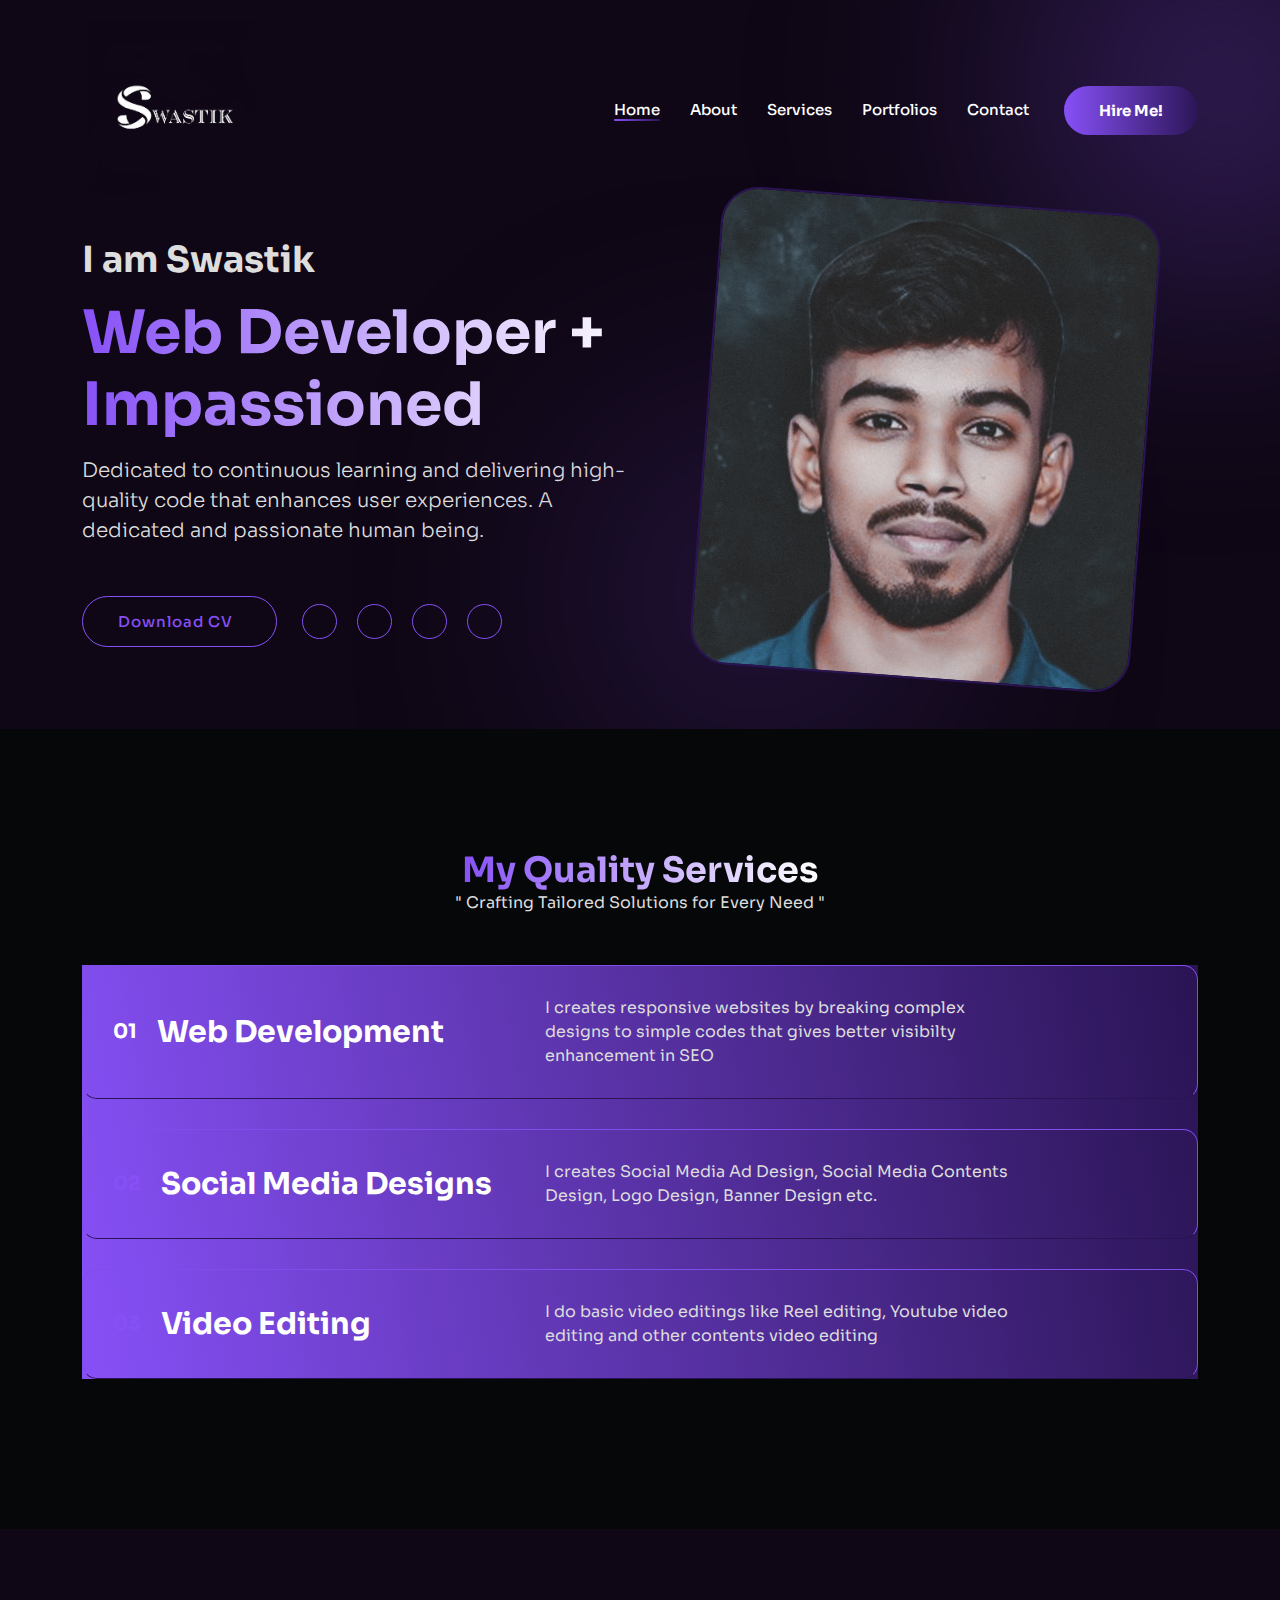
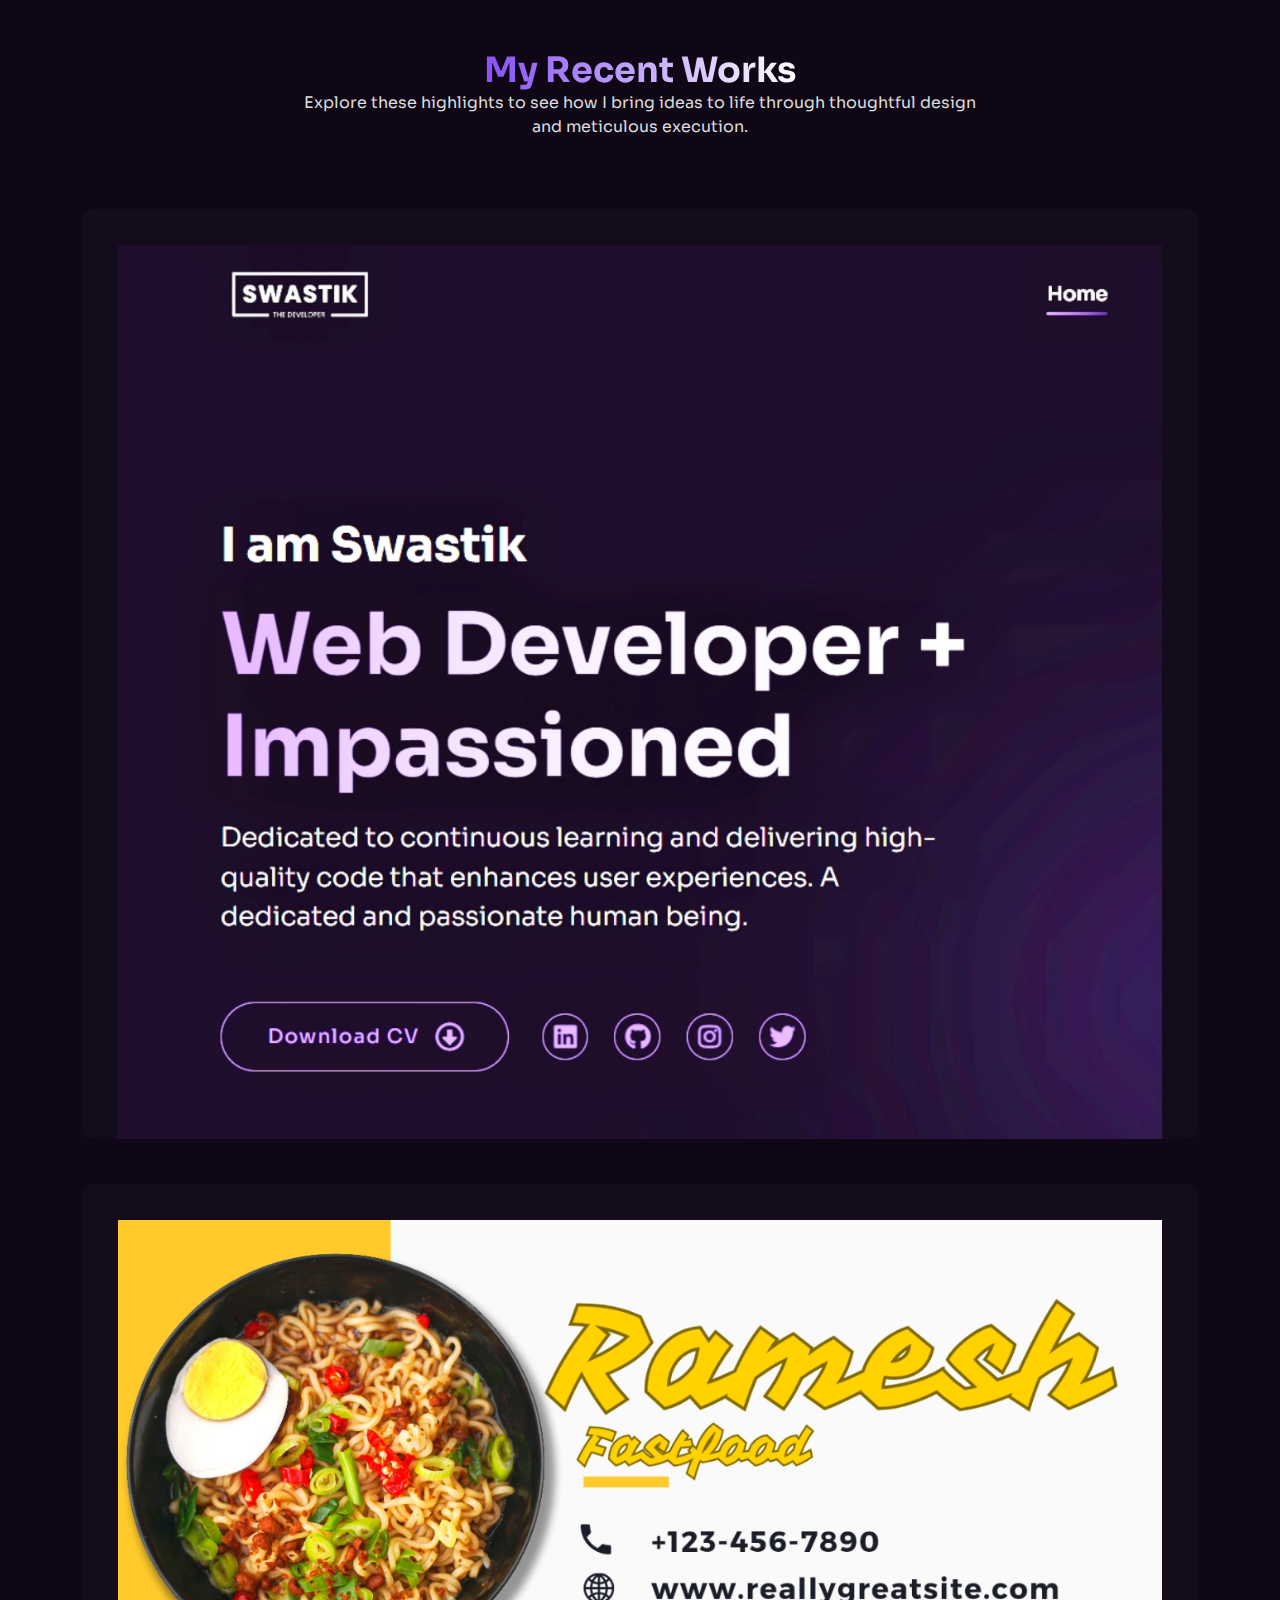
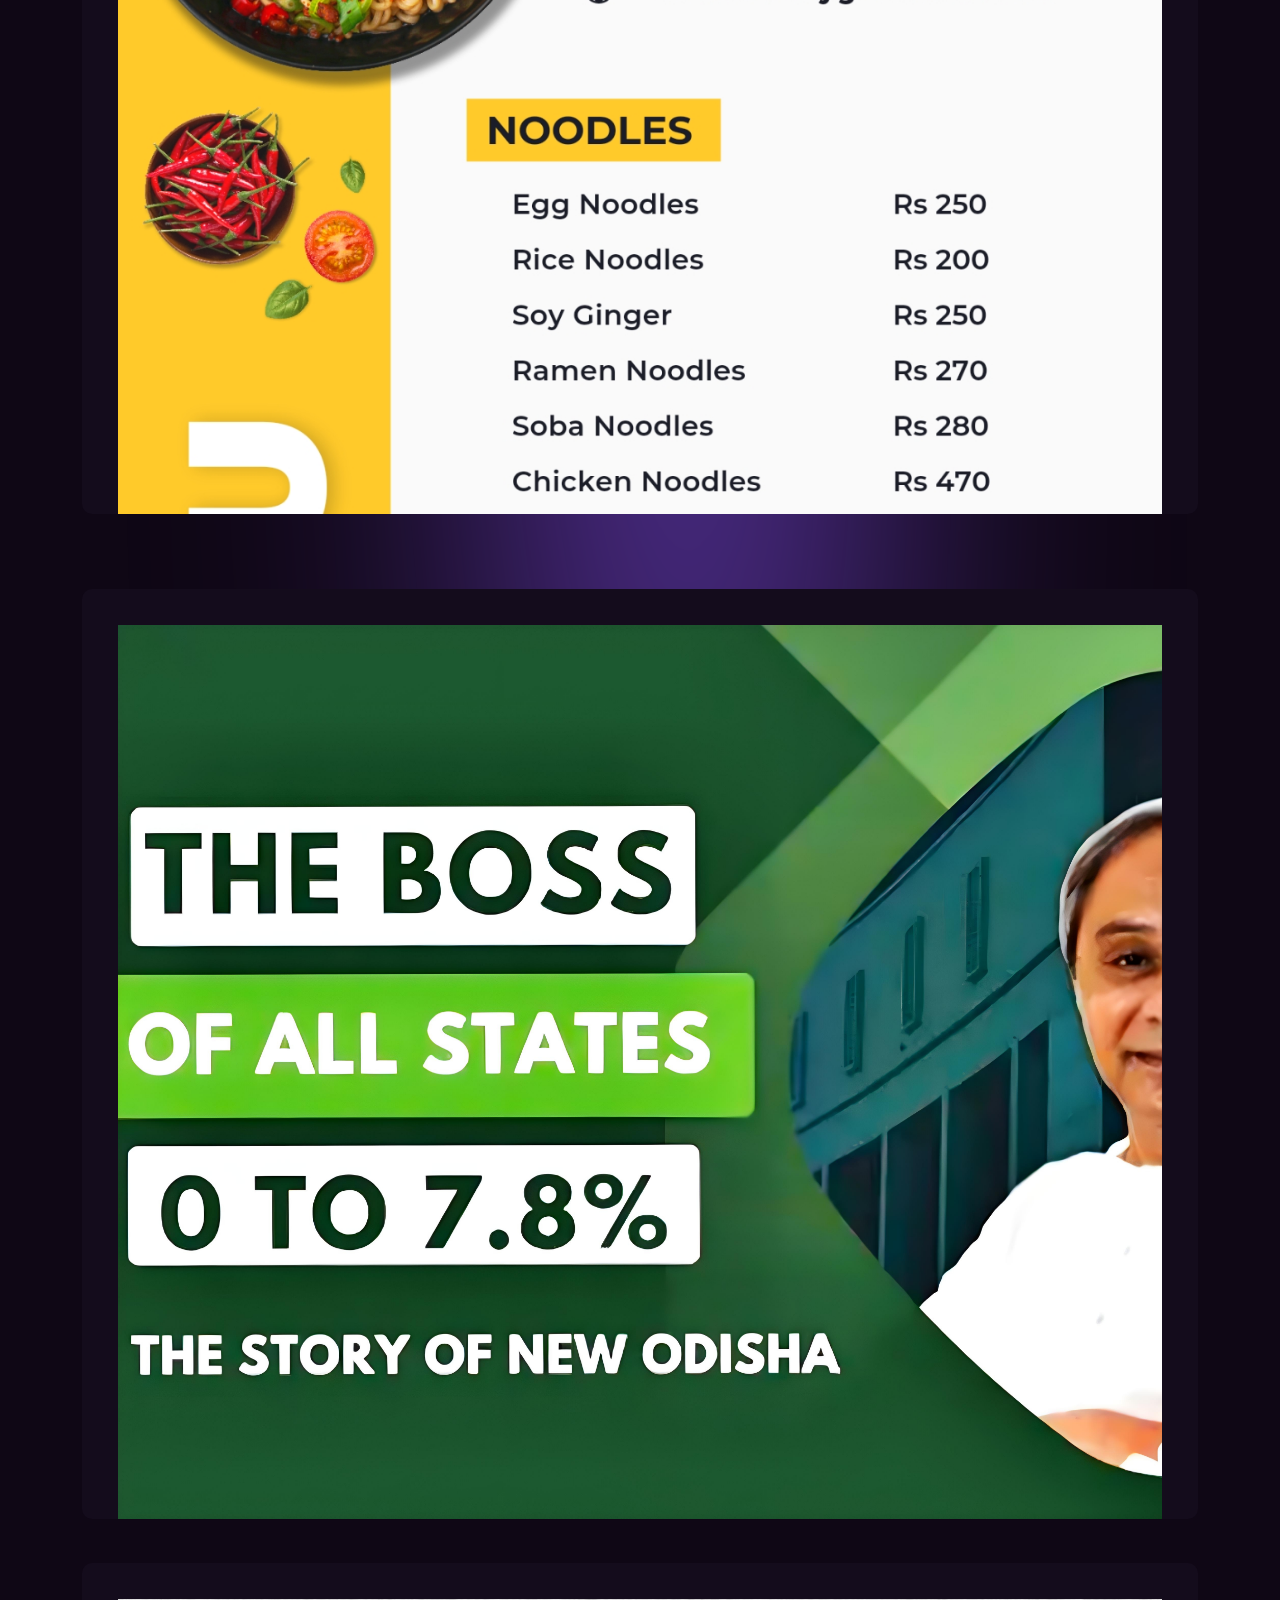
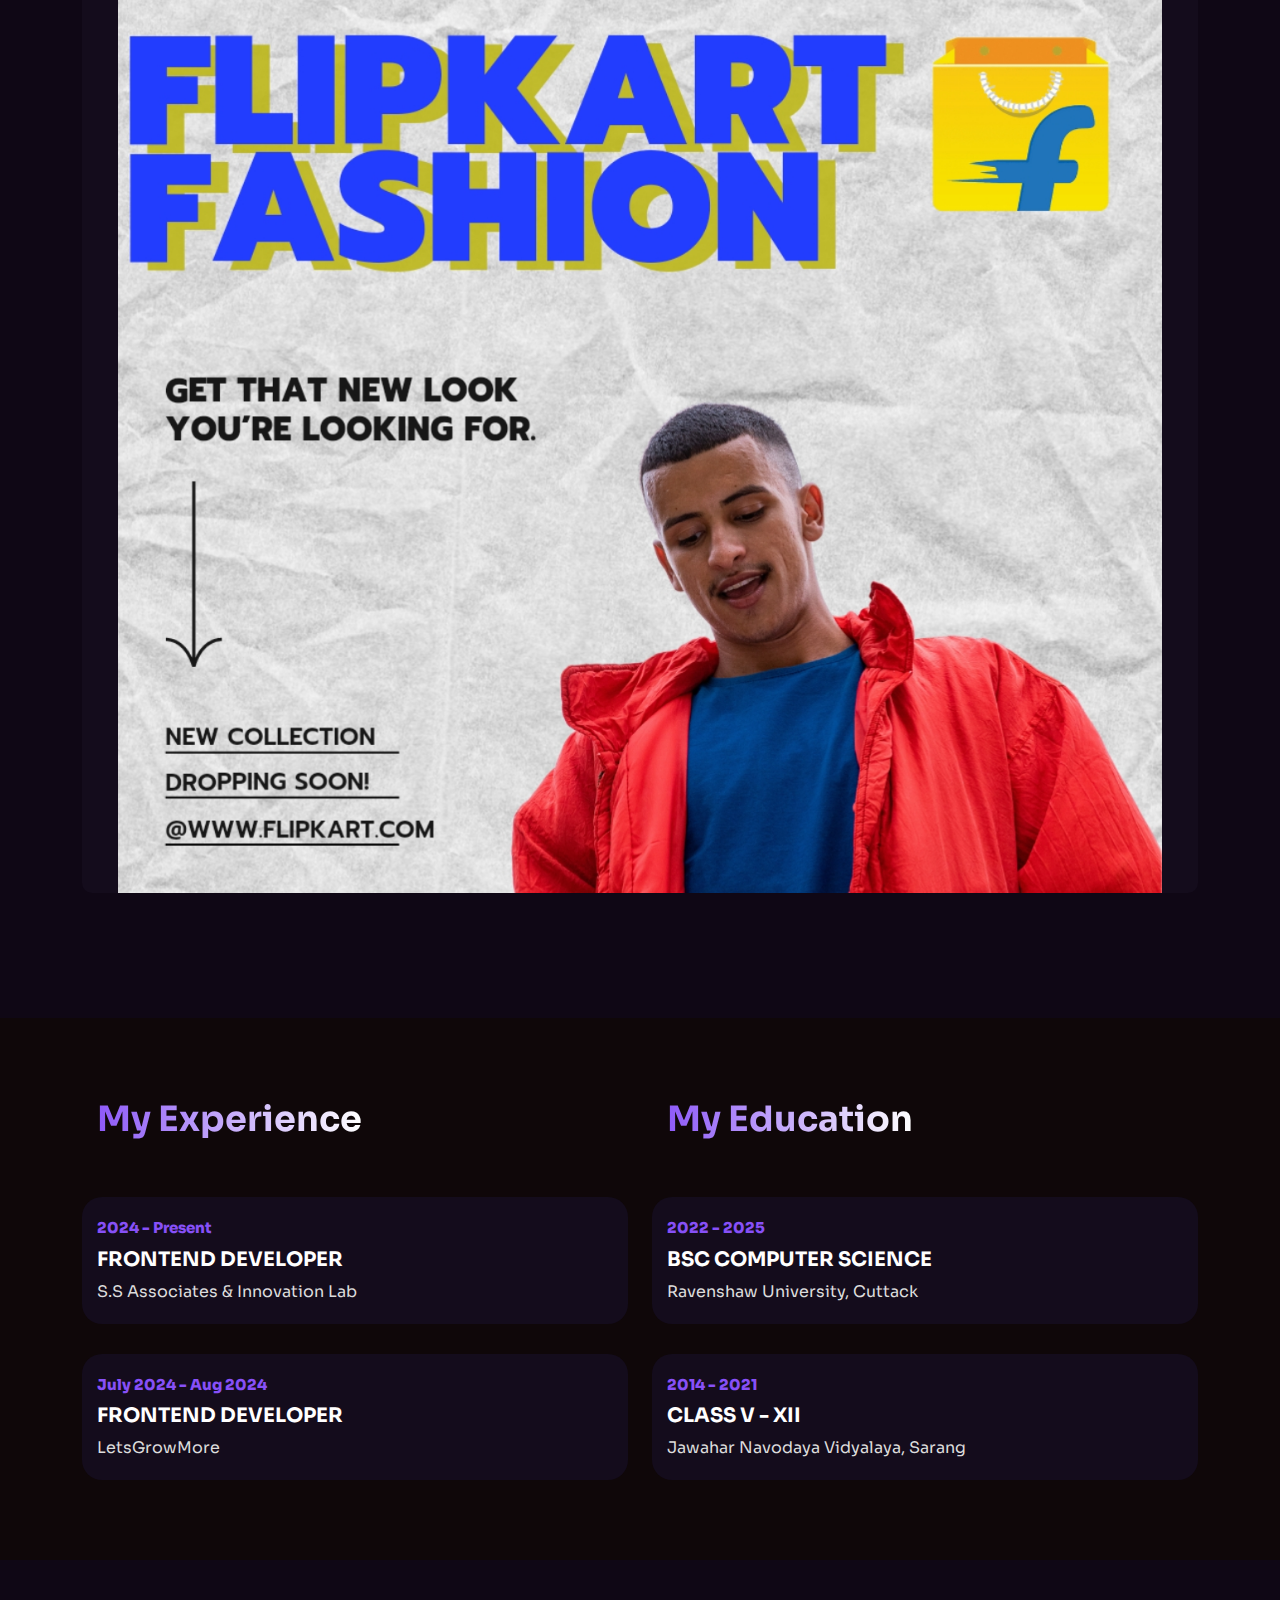
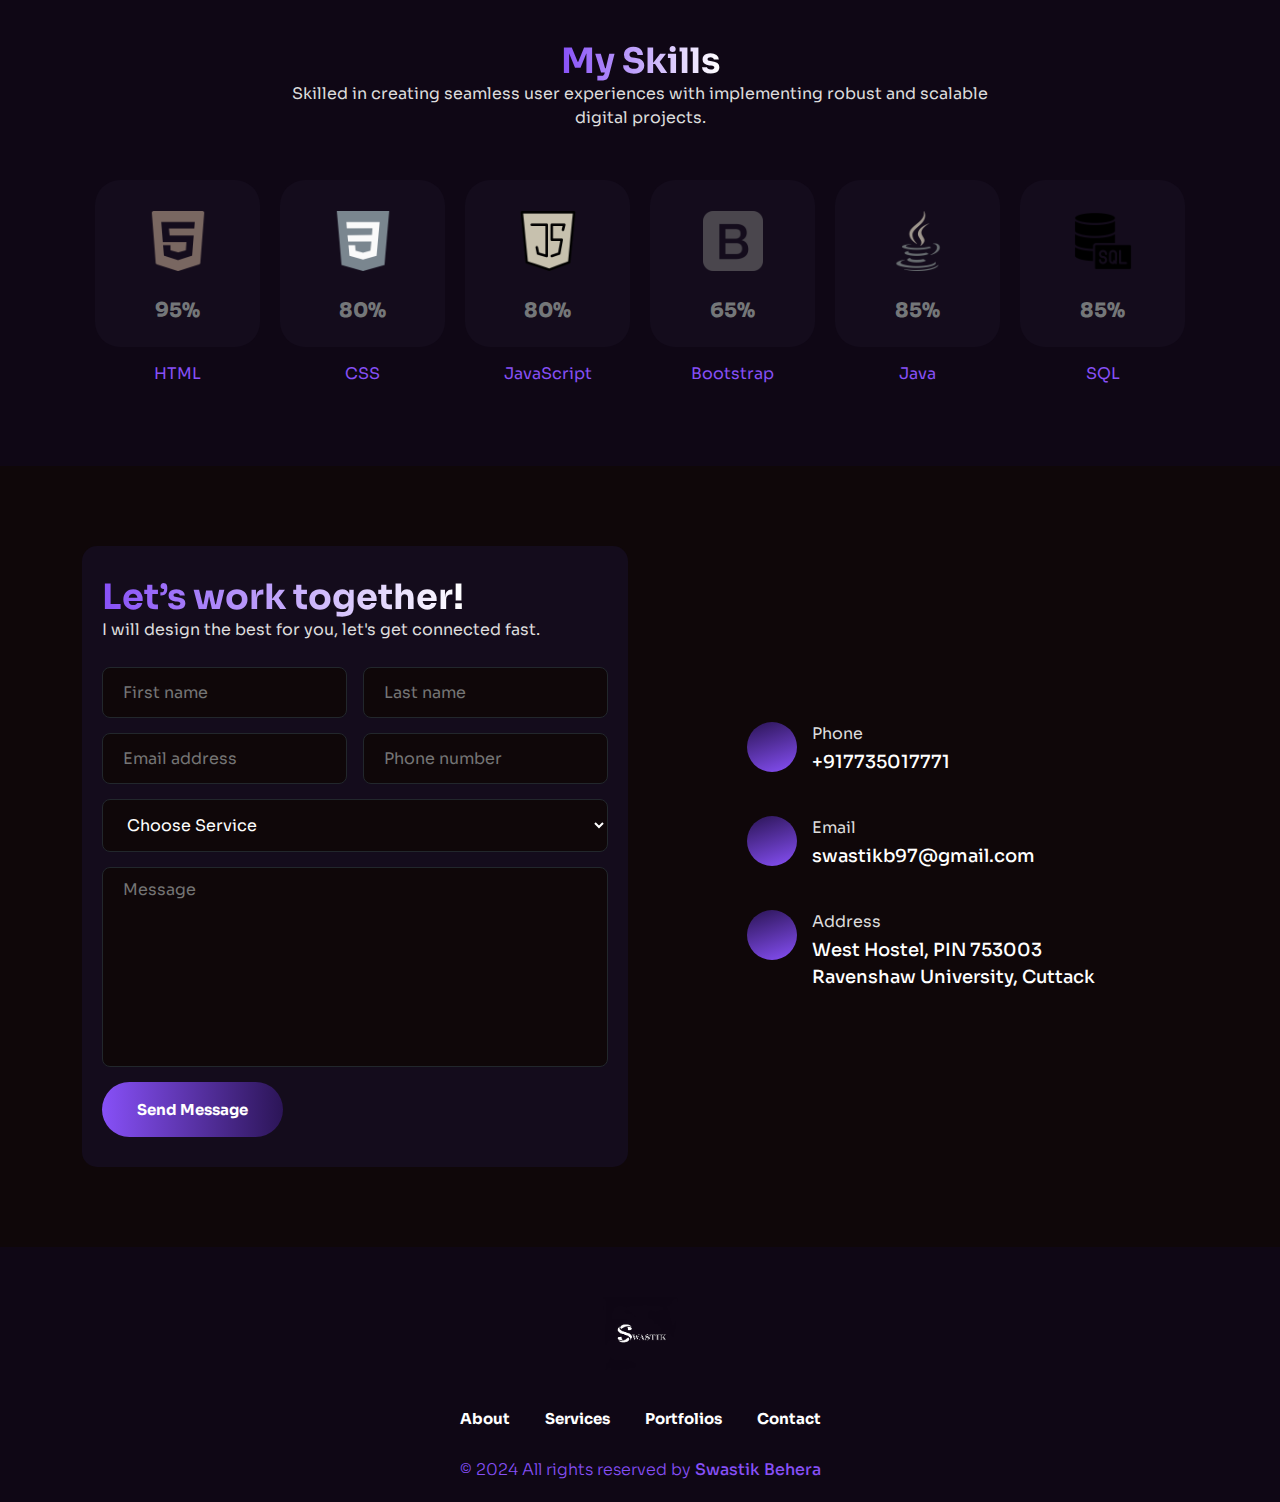
<file: index.html>
<!DOCTYPE html>
<html class="no-js" lang="en">

<head>
  <meta charset="utf-8" />
  <meta http-equiv="x-ua-compatible" content="ie=edge" />
  <meta name="viewport" content="width=device-width, initial-scale=1" />
  <meta name="description"
    content="Explore the professional portfolio of Swastik Behera, showcasing recent projects in Web Developments, Gaphics Design and . Discover innovative solutions, creative designs, and successful collaborations that demonstrate expertise and passion. Connect to learn more and collaborate on future ventures." />

  <!-- Site Title -->
  <title>Swastik-Personal Portfolio</title>

  <!-- CSS here -->
  <link href="https://cdn.jsdelivr.net/npm/bootstrap@5.3.3/dist/css/bootstrap.min.css" rel="stylesheet"
    integrity="sha384-QWTKZyjpPEjISv5WaRU9OFeRpok6YctnYmDr5pNlyT2bRjXh0JMhjY6hW+ALEwIH" crossorigin="anonymous" />
  <link rel="stylesheet" href="https://cdnjs.cloudflare.com/ajax/libs/font-awesome/6.6.0/css/all.min.css"
    integrity="sha512-Kc323vGBEqzTmouAECnVceyQqyqdsSiqLQISBL29aUW4U/M7pSPA/gEUZQqv1cwx4OnYxTxve5UMg5GT6L4JJg=="
    crossorigin="anonymous" referrerpolicy="no-referrer" />
  <link rel="stylesheet" href="main.css" />
  <link rel="stylesheet" href="responsive.css" />
</head>

<body>
  <!-- HEADER START -->
  <header class="my-header-area header-absolute">
    <div class="container">
      <div class="row">
        <div class="col-12 d-flex flex-wrap align-items-center total-header">
          <div class="logo-box">
            <a href="index.html">
              <img src="images/logo.png" alt="logo" />
            </a>
          </div>

          <div class="header-menu" id="headerMenu">
            <nav>
              <ul>
                <li class="current-menu-ancestor">
                  <a class="current-menu-item" href="index.html">Home</a>
                </li>
                <li><a href="about.html">About</a></li>
                <li><a href="services.html">Services</a></li>
                <li><a href="portfolio.html">Portfolios</a></li>
                <li><a href="contact.html">Contact</a></li>
              </ul>
            </nav>
          </div>

          <!-- Off cnvas  -->
          <button class="btn" id="bar-line" type="button" data-bs-toggle="offcanvas"
            data-bs-target="#offcanvasWithBothOptions" aria-controls="offcanvasWithBothOptions">
            <i class="fa-solid fa-bars absolute-bar"></i>
          </button>

          <div class="offcanvas offcanvas-start" data-bs-scroll="true" tabindex="-1" id="offcanvasWithBothOptions"
            aria-labelledby="offcanvasWithBothOptionsLabel">
            <div class="offcanvas-header">
              <button type="button" class="btn-close" data-bs-dismiss="offcanvas" aria-label="Close"></button>
            </div>
            <div class="offcanvas-body">
              <nav>
                <ul>
                  <li class="current-menu-ancestor">
                    <a class="current-menu-item" href="index.html">Home</a>
                  </li>
                  <li><a href="about.html">About</a></li>
                  <li><a href="services.html">Services</a></li>
                  <li><a href="portfolio.html">Portfolios</a></li>
                  <li class="mean-last">
                    <a href="contact.html">Contact</a>
                  </li>
                </ul>
              </nav>
            </div>
          </div>
          <!-- off Canvas end  -->
          <div class="header-button">
            <a href="contact.html" class="btn my-btn-primary">Hire me!</a>
          </div>
        </div>
      </div>
    </div>
  </header>
  <!-- HEADER END -->

  <main class="site-content" id="content">
    <!-- HERO SECTION START -->
    <section class="hero-section d-flex align-items-center" id="intro">
      <div class="container">
        <div class="row align-items-center">
          <div class="col-md-6">
            <div class="hero-content-box">
              <span class="hero-sub-title">I am Swastik</span>
              <h1 class="hero-title">Web Developer +<br />Impassioned</h1>

              <div class="hero-image-box d-md-none text-center">
                <img src="images/hero (2).png" alt="person-image" />
              </div>
              <p class="lead">
                Dedicated to continuous learning and delivering high-quality
                code that enhances user experiences. A dedicated and
                passionate human being.
              </p>
              <div class="button-box d-flex flex-wrap align-items-center">
                <a href="https://drive.google.com/uc?export=download&id=1jnTf-uqtLtSsV-wv0FT2C4VwV3pzuLin"
                  class="btn my-btn-secondary">Download CV
                  &nbsp;<i class="fa-regular fa-circle-down fa-beat"></i></a>
                <ul class="ul-reset social-icons">
                  <li>
                    <a href="https://www.linkedin.com/in/swastikk/" target="_blank" rel="noopener noreferrer"><i
                        class="fa-brands fa-linkedin fa-beat"></i></a>
                  </li>
                  <li>
                    <a href="https://github.com/iswasteek" target="_blank" rel="noopener noreferrer"><i
                        class="fa-brands fa-github fa-beat"></i></a>
                  </li>
                  <li>
                    <a href="https://www.instagram.com/designby.swastik/" target="_blank" rel="noopener noreferrer"><i
                        class="fa-brands fa-instagram fa-beat"></i></a>
                  </li>
                  <li>
                    <a href="https://x.com/by_swastik" target="_blank" rel="noopener noreferrer"><i
                        class="fa-brands fa-square-x-twitter fa-beat"></i></a>
                  </li>
                </ul>
              </div>
            </div>
          </div>
          <div class="col-md-6 d-none d-md-block">
            <div class="hero-image-box text-center">
              <img src="images/hero (2).png" alt="person-image" />
            </div>
          </div>
        </div>
      </div>
    </section>

    <!-- HERO SECTION END -->

    <!-- SERVICES SECTION START -->
    <section class="services-section" id="services-section">
      <div class="container">
        <div class="row">
          <div class="col-md-12">
            <div class="section-header text-center">
              <h2 class="section-title">
                My Quality Services
              </h2>
              <p>
                " Crafting Tailored Solutions for Every Need "
              </p>
            </div>
          </div>
        </div>

        <div class="row">
          <div class="col-md-12">
            <div class="services-widget position-relative">
              <div class="service-item current d-flex flex-wrap align-items-center">
                <div class="left-box d-flex flex-wrap align-items-center">
                  <span class="number">01</span>
                  <h3 class="service-title">Web Development</h3>
                </div>
                <div class="right-box">
                  <p>
                    I creates responsive websites by breaking complex designs
                    to simple codes that gives better visibilty enhancement in
                    SEO
                  </p>
                </div>
                <button type="button" class="service-link" data-bs-toggle="modal" data-bs-target="#webModal">
                  <i class="fa-solid fa-square-arrow-up-right"></i>
                </button>

              </div>
              <div class="service-item d-flex flex-wrap align-items-center">
                <div class="left-box d-flex flex-wrap align-items-center">
                  <span class="number">02</span>
                  <h3 class="service-title">Social Media Designs</h3>
                </div>
                <div class="right-box">
                  <p>
                    I creates Social Media Ad Design, Social Media Contents
                    Design, Logo Design, Banner Design etc.
                  </p>
                </div>

                <button type="button" class="service-link" data-bs-toggle="modal" data-bs-target="#socialModal">
                  <i class="fa-solid fa-square-arrow-up-right"></i>
                </button>
              </div>
              <div class="service-item d-flex flex-wrap align-items-center">
                <div class="left-box d-flex flex-wrap align-items-center">
                  <span class="number">03</span>
                  <h3 class="service-title">Video Editing</h3>
                </div>
                <div class="right-box">
                  <p>
                    I do basic video editings like Reel editing, Youtube video
                    editing and other contents video editing
                  </p>
                </div>
                <button type="button" class="service-link" data-bs-toggle="modal" data-bs-target="#videoModal">
                  <i class="fa-solid fa-square-arrow-up-right"></i>
                </button>
              </div>
              <div class="active-bg"></div>
            </div>
          </div>
        </div>
      </div>
    </section>
    <!-- SERVICES SECTION END -->


    <!-- service Modal  social media designs-->
    <div class="modal fade" id="webModal" tabindex="-1" aria-labelledby="exampleModalLabel" aria-hidden="true">
      <div class="modal-dialog modal-lg">
        <div class="modal-content">
          <div class="modal-header" style="background-color: #2a1454;">
            <div class="popup_modal_img">
              <img src="images/webmodal-img.jpg" alt="website-image" />
            </div>
            <button type="button" class="btn-close" data-bs-dismiss="modal" aria-label="Close"></button>
          </div>
          <div class="modal-body">
            <div class="service_details">
              <div class="row">
                <div class="col-lg-7 col-xl-8">
                  <div class="service_details_content">
                    <div class="service_info">
                      <h6 class="subtitle">information</h6>
                      <h2 class="title">softwares Used</h2>
                      <div class="desc">
                        <p>
                          For the development, I uses VS code, Font Awesome and other popular softwares that
                          provides wide range of tools to make a professional
                          website.
                        </p>
                      </div>
                      <h3 class="title">Process</h3>
                      <div class="desc">
                        <p>
                          You have to send me your work details with proper
                          information about the work. Then i wil reach you for
                          further information.
                        </p>
                      </div>
                    </div>
                  </div>
                </div>
                <div class="col-lg-5 col-xl-4">
                  <div class="my_main_sidebar">
                    <div class="sidebar_widget contact_form">
                      <div class="widget_title">
                        <h3 class="title">Get in Touch</h3>
                      </div>

                      <form action="https://formsubmit.co/swastikb97@gmail.com" method="post">
                        <div class="form_group">
                          <input type="text" name="name" id="name" placeholder="Name" autocomplete="off" />
                        </div>
                        <div class="form_group">
                          <input type="email" name="semail" id="semail" placeholder="Email" autocomplete="on"
                            required />
                        </div>
                        <div class="form_group">
                          <textarea name="smessage" id="smessage" placeholder="Your message" autocomplete="off"
                            required></textarea>
                        </div>
                        <div class="form_btn">
                          <button class="btn my-btn-primary" type="submit">
                            Send Message
                          </button>
                        </div>
                      </form>
                    </div>
                  </div>
                </div>
              </div>
            </div>
          </div>
        </div>
      </div>
    </div>
    <!-- modal end web development -->

    <!-- service Modal  social media designs-->
    <div class="modal fade" id="socialModal" tabindex="-1" aria-labelledby="exampleModalLabel" aria-hidden="true">
      <div class="modal-dialog modal-lg">
        <div class="modal-content">
          <div class="modal-header" style="background-color: #2a1454;">
            <div class="popup_modal_img">
              <img src="images/socialmodal.jpg" alt="social-media-image" />
            </div>
            <button type="button" class="btn-close" data-bs-dismiss="modal" aria-label="Close"></button>
          </div>
          <div class="modal-body">
            <div class="service_details">
              <div class="row">
                <div class="col-lg-7 col-xl-8">
                  <div class="service_details_content">
                    <div class="service_info">
                      <h6 class="subtitle">information</h6>
                      <h2 class="title">Softwares Used</h2>
                      <div class="desc">
                        <p>
                          For graphics design, I uses Canva, Fotor, Picsart and other popular softwares that
                          provides wide range of tools to make a professional
                          designs.
                        </p>
                      </div>
                      <h3 class="title">Process</h3>
                      <div class="desc">
                        <p>
                          You have to send me your work details with proper
                          information about the work. Then i wil reach you for
                          further information.
                        </p>
                      </div>
                    </div>
                  </div>
                </div>
                <div class="col-lg-5 col-xl-4">
                  <div class="my_main_sidebar">
                    <div class="sidebar_widget contact_form">
                      <div class="widget_title">
                        <h3 class="title">Get in Touch</h3>
                      </div>

                      <form action="https://formsubmit.co/swastikb97@gmail.com" method="post">
                        <div class="form_group">
                          <input type="text" name="name" id="name" placeholder="Name" autocomplete="off" />
                        </div>
                        <div class="form_group">
                          <input type="email" name="semail" id="semail" placeholder="Email" autocomplete="on"
                            required />
                        </div>
                        <div class="form_group">
                          <textarea name="smessage" id="smessage" placeholder="Your message" autocomplete="off"
                            required></textarea>
                        </div>
                        <div class="form_btn">
                          <button class="btn my-btn-primary" type="submit">
                            Send Message
                          </button>
                        </div>
                      </form>
                    </div>
                  </div>
                </div>
              </div>
            </div>
          </div>
        </div>
      </div>
    </div>
    <!-- modal end social media design -->

    <!-- service Modal  video editing-->
    <div class="modal fade" id="videoModal" tabindex="-1" aria-labelledby="exampleModalLabel" aria-hidden="true">
      <div class="modal-dialog modal-lg">
        <div class="modal-content">
          <div class="modal-header" style="background-color: #2a1454;">
            <div class="popup_modal_img">
              <img src="images/videoeditingmodal.jpg" alt="video-editing-image" />
            </div>
            <button type="button" class="btn-close" data-bs-dismiss="modal" aria-label="Close"></button>
          </div>
          <div class="modal-body">
            <div class="service_details">
              <div class="row">
                <div class="col-lg-7 col-xl-8">
                  <div class="service_details_content">
                    <div class="service_info">
                      <h6 class="subtitle">information</h6>
                      <h2 class="title">Software Used</h2>
                      <div class="desc">
                        <p>
                          For video editing, I uses Capcut, Inshot, Adobe
                          Premiere Pro and other popular softwares that
                          provides wide range of tools to make a professional
                          edit.
                        </p>
                      </div>
                      <h3 class="title">Process</h3>
                      <div class="desc">
                        <p>
                          You have to send me your work details with proper
                          information about the work. Then i wil reach you for
                          further information.
                        </p>
                      </div>
                    </div>
                  </div>
                </div>
                <div class="col-lg-5 col-xl-4">
                  <div class="my_main_sidebar">
                    <div class="sidebar_widget contact_form">
                      <div class="widget_title">
                        <h3 class="title">Get in Touch</h3>
                      </div>

                      <form action="https://formsubmit.co/swastikb97@gmail.com" method="post">
                        <div class="form_group">
                          <input type="text" name="name" id="name" placeholder="Name" autocomplete="off" />
                        </div>
                        <div class="form_group">
                          <input type="email" name="semail" id="semail" placeholder="Email" autocomplete="on"
                            required />
                        </div>
                        <div class="form_group">
                          <textarea name="smessage" id="smessage" placeholder="Your message" autocomplete="off"
                            required></textarea>
                        </div>
                        <div class="form_btn">
                          <button class="btn my-btn-primary" type="submit">
                            Send Message
                          </button>
                        </div>
                      </form>
                    </div>
                  </div>
                </div>
              </div>
            </div>
          </div>
        </div>
      </div>
    </div>
    <!-- modal end video editing -->


    <!-- ------------------------- -->

    <!-- PORTFOLIO SECTION START -->
    <section class="portfolio-section" id="works-section">
      <div class="container">
        <div class="row">
          <div class="col-md-12">
            <div class="section-header text-center">
              <h2 class="section-title">
                My Recent Works
              </h2>
              <p>
                Explore these highlights to see how I bring ideas to life through thoughtful design and meticulous
                execution.
              </p>
            </div>
          </div>
        </div>

        <div class="row">
          <div class="col-md-12">

            <div class="portfolio-box">
              <div class="portfolio-sizer"></div>
              <div class="gutter-sizer"></div>

              <div class="portfolio-item website" style="position: relative; left: 0%; bottom: 30px;">
                <div class="image-box">
                  <img src="images/web-portfolio1.jpg" alt="web pic" />
                </div>
                <div class="content-box">
                  <h3 class="portfolio-title">Portfolio Website</h3>
                  <p>Project was to make my own Portfolio</p>
                  <button type="button" class="portfolio-link modal-popup" data-bs-toggle="modal"
                    data-bs-target="#portfolio-website"><i class="fa-solid fa-arrow-up-right-from-square"></i></button>
                </div>
              </div>

              <div class="portfolio-item graphics" style="position: relative; left: 0%; bottom: 30px;">
                <div class="image-box">
                  <img src="images/portfolio-graphics1.jpg" alt="menu image" />
                </div>
                <div class="content-box">
                  <h3 class="portfolio-title">Menu Card</h3>
                  <p>Project was about displaying a resturant's menu.</p>
                  <button type="button" class="portfolio-link modal-popup" data-bs-toggle="modal"
                    data-bs-target="#portfolio-graphics1"><i
                      class="fa-solid fa-arrow-up-right-from-square"></i></button>
                </div>
              </div>

              <div class="portfolio-item Videos" style="position: relative; left: 0%; top: 0;">
                <div class="image-box">
                  <img src="images/portfolio-video1.jpg" alt="youtube-poster" />
                </div>
                <div class="content-box">
                  <h3 class="portfolio-title">Youtube Video</h3>
                  <p>Project was to make edit on new odisha.</p>
                  <button type="button" class="portfolio-link modal-popup" data-bs-toggle="modal"
                    data-bs-target="#portfolio-videos"><i class="fa-solid fa-arrow-up-right-from-square"></i></button>
                </div>
              </div>

              <div class="portfolio-item graphics" style="position: relative; left: 0%; top: 0;">
                <div class="image-box">
                  <img src="images/portfolio-graphics2.jpg" alt="flipkart poster" />
                </div>
                <div class="content-box">
                  <h3 class="portfolio-title">AD Design</h3>
                  <p>Project was to make an Ad for Flipkart.</p>
                  <button type="button" class="portfolio-link modal-popup" data-bs-toggle="modal"
                    data-bs-target="#portfolio-graphics2"><i
                      class="fa-solid fa-arrow-up-right-from-square"></i></button>
                </div>
              </div>

            </div>
          </div>
        </div>
      </div>
    </section>
    <!-- PORTFOLIO SECTION END -->

    <!-- portfolio popup  -->

    <!-- portfolio web popup-->
    <div class="modal fade" id="portfolio-website" tabindex="-1" aria-labelledby="exampleModalLabel" aria-hidden="true">
      <div class="modal-dialog modal-lg">
        <div class="modal-content">
          <div class="modal-header" style="background-color: #2a1454;">
            <div class="popup_modal_img">
              <img src="images/portfolio-web1-modal.jpeg" alt="web-page pic" />
            </div>
            <button type="button" class="btn-close" data-bs-dismiss="modal" aria-label="Close"></button>
          </div>
          <div class="modal-body">
            <div class="service_details">
              <div class="row">
                <div class="col-lg-7 col-xl-8">

                  <div class="popup_modal_content">
                    <div class="portfolio_info">
                      <div class="portfolio_info_text">
                        <h2 class="title">Portfolio Website</h2>
                        <div class="desc">
                          <p>
                            Developed a easy to use portfolio website for myself which will help me in showcasing my
                            works as well as my skills.
                          </p>
                        </div>
                      </div>
                      <div class="portfolio_info_items">
                        <div class="info_item">
                          <div class="key">Category</div>
                          <div class="value">Web Development</div>
                        </div>
                        <div class="info_item">
                          <div class="key">Client</div>
                          <div class="value">Self</div>
                        </div>
                        <div class="info_item">
                          <div class="key">Start Date</div>
                          <div class="value">July 20, 2024</div>
                        </div>
                        <div class="info_item">
                          <div class="key">Web Link</Link>
                          </div>
                          <div class="value"><a href="">Not deoployed</a></div>
                        </div>
                      </div>
                    </div>
                    <div class="portfolio_description">
                      <h2 class="title">Project Description</h2>
                      <div class="desc">
                        <p>
                          In this project, I designed and developed a user-friendly portfolio website showcasing diverse
                          projects and skills. Utilized modern web technologies to create a responsive and visually
                          appealing online presence.
                        </p>
                      </div>
                    </div>
                  </div>
                </div>
              </div>
            </div>
          </div>
        </div>
      </div>
    </div>
    </div>
    <!-- modal end portfolio web popup -->

    <!-- start portfolio grpahics pop up 1  -->

    <div class="modal fade" id="portfolio-graphics1" tabindex="-1" aria-labelledby="exampleModalLabel"
      aria-hidden="true">
      <div class="modal-dialog modal-lg">
        <div class="modal-content">
          <div class="modal-header" style="background-color: #2a1454;">
            <div class="popup_modal_img">
              <img src="images/portfolio_graphics1_modal_V4.jpeg" alt="fastfood-menu image" />
            </div>
            <button type="button" class="btn-close" data-bs-dismiss="modal" aria-label="Close"></button>
          </div>
          <div class="modal-body">
            <div class="service_details">
              <div class="row">
                <div class="col-lg-7 col-xl-8">

                  <div class="popup_modal_content">
                    <div class="portfolio_info">
                      <div class="portfolio_info_text">
                        <h2 class="title">Menu Card</h2>
                        <div class="desc">
                          <p>
                            Designed a modern menu card which will attract the customers as well as it will increase the
                            amount of sell due to beautiful pricing section.
                          </p>
                        </div>
                      </div>
                      <div class="portfolio_info_items">
                        <div class="info_item">
                          <div class="key">Category</div>
                          <div class="value">Graphics Design</div>
                        </div>
                        <div class="info_item">
                          <div class="key">Client</div>
                          <div class="value">Self</div>
                        </div>
                        <div class="info_item">
                          <div class="key">Start Date</div>
                          <div class="value">June 15, 2024</div>
                        </div>
                        <div class="info_item">
                          <div class="key">Design Link</div>
                          <div class="value"><a
                              href="https://www.instagram.com/p/C7oYN99vSH7/?utm_source=ig_web_copy_link&igsh=MzRlODBiNWFlZA=="
                              target="_blank">Click here</a></div>
                        </div>
                      </div>
                    </div>
                    <div class="portfolio_description">
                      <h2 class="title">Project Description</h2>
                      <div class="desc">
                        <p>
                          In this project, I designed a trending marketing strategy of making a beautiful menu card
                          which will be read by the customer and it will also attract the attentions of the customers.
                        </p>
                      </div>
                    </div>
                  </div>
                </div>
              </div>
            </div>
          </div>
        </div>
      </div>
    </div>
    </div>
    <!-- end portfolio grpahics pop up 1  -->

    <!-- start portfolio grpahics pop up 2  -->

    <div class="modal fade" id="portfolio-graphics2" tabindex="-1" aria-labelledby="exampleModalLabel"
      aria-hidden="true">
      <div class="modal-dialog modal-lg">
        <div class="modal-content">
          <div class="modal-header" style="background-color: #2a1454;">
            <div class="popup_modal_img">
              <img src="images/portfolio_graphics2_modal_V3.jpeg" alt="flipkart poster design image" />
            </div>
            <button type="button" class="btn-close" data-bs-dismiss="modal" aria-label="Close"></button>
          </div>
          <div class="modal-body">
            <div class="service_details">
              <div class="row">
                <div class="col-lg-7 col-xl-8">

                  <div class="popup_modal_content">
                    <div class="portfolio_info">
                      <div class="portfolio_info_text">
                        <h2 class="title">Ad Design</h2>
                        <div class="desc">
                          <p>
                            This type of ad will attract your buyers to buy the item you will be showing in your design.
                          </p>
                        </div>
                      </div>
                      <div class="portfolio_info_items">
                        <div class="info_item">
                          <div class="key">Category</div>
                          <div class="value">Graphics Design</div>
                        </div>
                        <div class="info_item">
                          <div class="key">Client</div>
                          <div class="value">Self</div>
                        </div>
                        <div class="info_item">
                          <div class="key">Start Date</div>
                          <div class="value">May 17, 2024</div>
                        </div>
                        <div class="info_item">
                          <div class="key">Design Link</div>
                          <div class="value"><a
                              href="https://www.instagram.com/p/C7yBxVZyeVx/?utm_source=ig_web_copy_link&igsh=MzRlODBiNWFlZA=="
                              target="_blank">click here</a></div>
                        </div>
                      </div>
                    </div>
                    <div class="portfolio_description">
                      <h2 class="title">Project Description</h2>
                      <div class="desc">
                        <p>
                          In this project, I designed an Ad for Flipkart, which can be used to run Ads in Instagram,
                          Google or other marketing platforms.
                        </p>
                      </div>
                    </div>
                  </div>
                </div>
              </div>
            </div>
          </div>
        </div>
      </div>
    </div>
    </div>
    <!-- end portfolio grpahics pop up 2 -->

    <!-- start portfolio videos pop up -->

    <div class="modal fade" id="portfolio-videos" tabindex="-1" aria-labelledby="exampleModalLabel" aria-hidden="true">
      <div class="modal-dialog modal-lg">
        <div class="modal-content">
          <div class="modal-header" style="background-color: #2a1454;">
            <div class="popup_modal_img">
              <img src="images/portfolio-video1-modal.jpeg" alt="youtube-video pic" />
            </div>
            <button type="button" class="btn-close" data-bs-dismiss="modal" aria-label="Close"></button>
          </div>
          <div class="modal-body">
            <div class="service_details">
              <div class="row">
                <div class="col-lg-7 col-xl-8">

                  <div class="popup_modal_content">
                    <div class="portfolio_info">
                      <div class="portfolio_info_text">
                        <h2 class="title">Youtube Video</h2>
                        <div class="desc">
                          <p>
                            This video describes how Odisha changed its face of the most poorest to one of the most
                            developing state in India.
                          </p>
                        </div>
                      </div>
                      <div class="portfolio_info_items">
                        <div class="info_item">
                          <div class="key">Category</div>
                          <div class="value">Video Editing</div>
                        </div>
                        <div class="info_item">
                          <div class="key">Client</div>
                          <div class="value">Self</div>
                        </div>
                        <div class="info_item">
                          <div class="key">Start Date</div>
                          <div class="value">May 05, 2024</div>
                        </div>
                        <div class="info_item">
                          <div class="key">video link</div>
                          <div class="value"><a href="https://youtu.be/Qccou10_NxU?si=eQ52xWK1-ERvWkFf"
                              target="_blank">click here</a></div>
                        </div>
                      </div>
                    </div>
                    <div class="portfolio_description">
                      <h2 class="title">Project Description</h2>
                      <div class="desc">
                        <p>
                          In this project, I edited a youtube video which falls under the category of documentation. In
                          this video i have shown how a state becoming developed from the most under developed state of
                          India.
                        </p>
                      </div>
                    </div>
                  </div>
                </div>
              </div>
            </div>
          </div>
        </div>
      </div>
    </div>
    </div>
    <!-- end portfolio videos pop up -->

    <!-- portfolio section end  -->

    <!-- RESUME SECTION START -->
    <section class="resume-section" id="resume-section">
      <div class="container">
        <div class="row">
          <div class="col-md-6">
            <div class="section-header">
              <h2 class="section-title">
                <i class="fa-solid fa-user-tie"></i> My Experience
              </h2>
            </div>

            <div class="resume-widget">
              <div class="resume-item">
                <div class="time">2024 - Present</div>
                <h3 class="resume-title">Frontend Developer</h3>
                <div class="institute">S.S Associates & Innovation Lab</div>
              </div>
              <div class="resume-item">
                <div class="time">July 2024 - Aug 2024</div>
                <h3 class="resume-title">Frontend Developer</h3>
                <div class="institute">LetsGrowMore</div>
              </div>
            </div>
          </div>

          <div class="col-md-6">
            <div class="section-header">
              <h2 class="section-title">
                <i class="fa-solid fa-graduation-cap"></i> My Education
              </h2>
            </div>

            <div class="resume-widget">
              <div class="resume-item">
                <div class="time">2022 - 2025</div>
                <h3 class="resume-title">BSc computer science</h3>
                <div class="institute">Ravenshaw University, Cuttack</div>
              </div>
              <div class="resume-item">
                <div class="time">2014 - 2021</div>
                <h3 class="resume-title">class v - xii</h3>
                <div class="institute">Jawahar Navodaya Vidyalaya, Sarang</div>
              </div>
            </div>
          </div>
        </div>
      </div>
    </section>
    <!-- RESUME SECTION END -->

    <!-- SKILLS SECTION START -->
    <section class="skills-section" id="skills-section">
      <div class="container">
        <div class="row">
          <div class="col-md-12">
            <div class="section-header text-center">
              <h2 class="section-title">
                My Skills
              </h2>
              <p>
                Skilled in creating seamless user experiences with implementing robust and scalable digital projects.
              </p>
            </div>
          </div>
        </div>

        <div class="row">
          <div class="col-md-12">
            <div class="skills-widget d-flex flex-wrap justify-content-center align-items-center">
              <div class="skill-item">
                <div class="skill-inner">
                  <div class="icon-box">
                    <img src="images/html-5.png" alt="html5" />
                  </div>
                  <div class="number">95%</div>
                </div>
                <p>HTML</p>
              </div>
              <div class="skill-item">
                <div class="skill-inner">
                  <div class="icon-box">
                    <img src="images/css-3.png" alt="css" />
                  </div>
                  <div class="number">80%</div>
                </div>
                <p>CSS</p>
              </div>
              <div class="skill-item">
                <div class="skill-inner">
                  <div class="icon-box">
                    <img src="images/java-script.png" alt="JavaScript" />
                  </div>
                  <div class="number">80%</div>
                </div>
                <p>JavaScript</p>
              </div>
              <div class="skill-item">
                <div class="skill-inner">
                  <div class="icon-box">
                    <img src="images/bootstrap.png" alt="bootstrap" />
                  </div>
                  <div class="number">65%</div>
                </div>
                <p>Bootstrap</p>
              </div>
              <div class="skill-item">
                <div class="skill-inner">
                  <div class="icon-box">
                    <img src="images/java.png" alt="java" />
                  </div>
                  <div class="number">85%</div>
                </div>
                <p>Java</p>
              </div>
              <div class="skill-item">
                <div class="skill-inner">
                  <div class="icon-box">
                    <img src="images/sql-server.png" alt="SQl" />
                  </div>
                  <div class="number">85%</div>
                </div>
                <p>SQL</p>
              </div>
            </div>
          </div>
        </div>
      </div>
    </section>
    <!-- SKILLS SECTION END -->

    <!-- CONTACT SECTION START -->
    <section class="contact-section" id="contact-section">
      <div class="container">
        <div class="row">
          <div class="col-lg-6 col-md-7 order-2 order-md-1">
            <div class="contact-form-box">
              <div class="section-header">
                <h2 class="section-title">Let’s work together!</h2>
                <p>
                  I will design the best for you, let's get connected fast.
                </p>
              </div>

              <div class="my-contact-form">
                <form id="contact-form" action="https://formspree.io/f/xanwqnbd" method="post">
                  <div class="row gx-3">
                    <div class="col-sm-6">
                      <div class="form_group">
                        <input type="text" name="conName" id="conName" placeholder="First name" autocomplete="on"
                          required />
                      </div>
                    </div>
                    <div class="col-sm-6">
                      <div class="form_group">
                        <input type="text" name="conLName" id="conLName" placeholder="Last name" autocomplete="on" />
                      </div>
                    </div>
                    <div class="col-sm-6">
                      <div class="form_group">
                        <input type="email" name="conEmail" id="conEmail" placeholder="Email address" autocomplete="on"
                          required />
                      </div>
                    </div>
                    <div class="col-sm-6">
                      <div class="form_group">
                        <input type="tel" name="conPhone" id="conPhone" placeholder="Phone number" autocomplete="off" />
                      </div>
                    </div>
                    <div class="col-12">
                      <div class="form_group">
                        <select name="conService" id="conService" class="tj-nice-select" required>
                          <option value="" selected="" disabled="">
                            Choose Service
                          </option>
                          <option value="Web Design">Web Design</option>
                          <option value="Graphics Design">Graphics Design</option>
                          <option value="Video Editing">Video Editing</option>
                        </select>
                      </div>
                    </div>
                    <div class="col-12">
                      <div class="form_group">
                        <textarea name="conMessage" id="conMessage" placeholder="Message" required></textarea>
                      </div>
                    </div>
                    <div class="col-12">
                      <div class="form_btn">
                        <button type="submit" class="btn my-btn-primary">
                          Send Message
                        </button>
                      </div>
                    </div>
                  </div>
                </form>
              </div>
            </div>
          </div>

          <div class="col-lg-5 offset-lg-1 col-md-5 d-flex flex-wrap align-items-center order-1 order-md-2">
            <div class="contact-info-list">
              <ul class="ul-reset">
                <li class="d-flex flex-wrap align-items-center position-relative">
                  <div class="icon-box">
                    <i class="fa-solid fa-phone"></i>
                  </div>
                  <div class="text-box">
                    <p>Phone</p>
                    <a href="tel:0123456789">+917735017771</a>
                  </div>
                </li>
                <li class="d-flex flex-wrap align-items-center position-relative">
                  <div class="icon-box">
                    <i class="fa-solid fa-envelope"></i>
                  </div>
                  <div class="text-box">
                    <p>Email</p>
                    <a href="mailto:swastikb97@gmail.com">swastikb97@gmail.com</a>
                  </div>
                </li>
                <li class="d-flex flex-wrap align-items-center position-relative">
                  <div class="icon-box">
                    <i class="fa-solid fa-location-dot"></i>
                  </div>
                  <div class="text-box">
                    <p>Address</p>
                    <a href="https://maps.app.goo.gl/A3xcuW6pCzhVwunFA" target="_blank">West Hostel, PIN
                      753003<br />Ravenshaw
                      University, Cuttack</a>
                  </div>
                </li>
              </ul>
            </div>
          </div>
        </div>
      </div>
    </section>
    <!-- CONTACT SECTION END -->
  </main>

  <!-- FOOTER AREA START -->
  <footer class="my-footer-area">
    <div class="container">
      <div class="row">
        <div class="col-md-12 text-center">
          <div class="footer-logo-box">
            <a href="#"><img src="images/logo.png" alt="logo" /></a>
          </div>
          <div class="footer-menu">
            <nav>
              <ul>
                <li><a href="about.html">About</a></li>
                <li><a href="services.html">Services</a></li>
                <li><a href="portfolio.html">Portfolios</a></li>
                <li><a href="contact.html">Contact</a></li>
              </ul>
            </nav>
          </div>
          <div class="copy-text">
            <p>
              © 2024 All rights reserved by
              <a href="about.html">Swastik Behera</a>
            </p>
          </div>
        </div>
      </div>
    </div>
  </footer>
  <!-- FOOTER AREA END -->

  <!-- JSS here -->
  <script src="https://cdnjs.cloudflare.com/ajax/libs/jquery/3.7.1/jquery.min.js"
    integrity="sha512-v2CJ7UaYy4JwqLDIrZUI/4hqeoQieOmAZNXBeQyjo21dadnwR+8ZaIJVT8EE2iyI61OV8e6M8PP2/4hpQINQ/g=="
    crossorigin="anonymous" referrerpolicy="no-referrer"></script>
  <script src="https://cdn.jsdelivr.net/npm/bootstrap@5.3.3/dist/js/bootstrap.bundle.min.js"
    integrity="sha384-YvpcrYf0tY3lHB60NNkmXc5s9fDVZLESaAA55NDzOxhy9GkcIdslK1eN7N6jIeHz"
    crossorigin="anonymous"></script>
  <script src="https://cdnjs.cloudflare.com/ajax/libs/wow/1.1.2/wow.min.js"
    integrity="sha512-Eak/29OTpb36LLo2r47IpVzPBLXnAMPAVypbSZiZ4Qkf8p/7S/XRG5xp7OKWPPYfJT6metI+IORkR5G8F900+g=="
    crossorigin="anonymous" referrerpolicy="no-referrer"></script>
  <script src="main.js"></script>
</body>

</html>
</file>
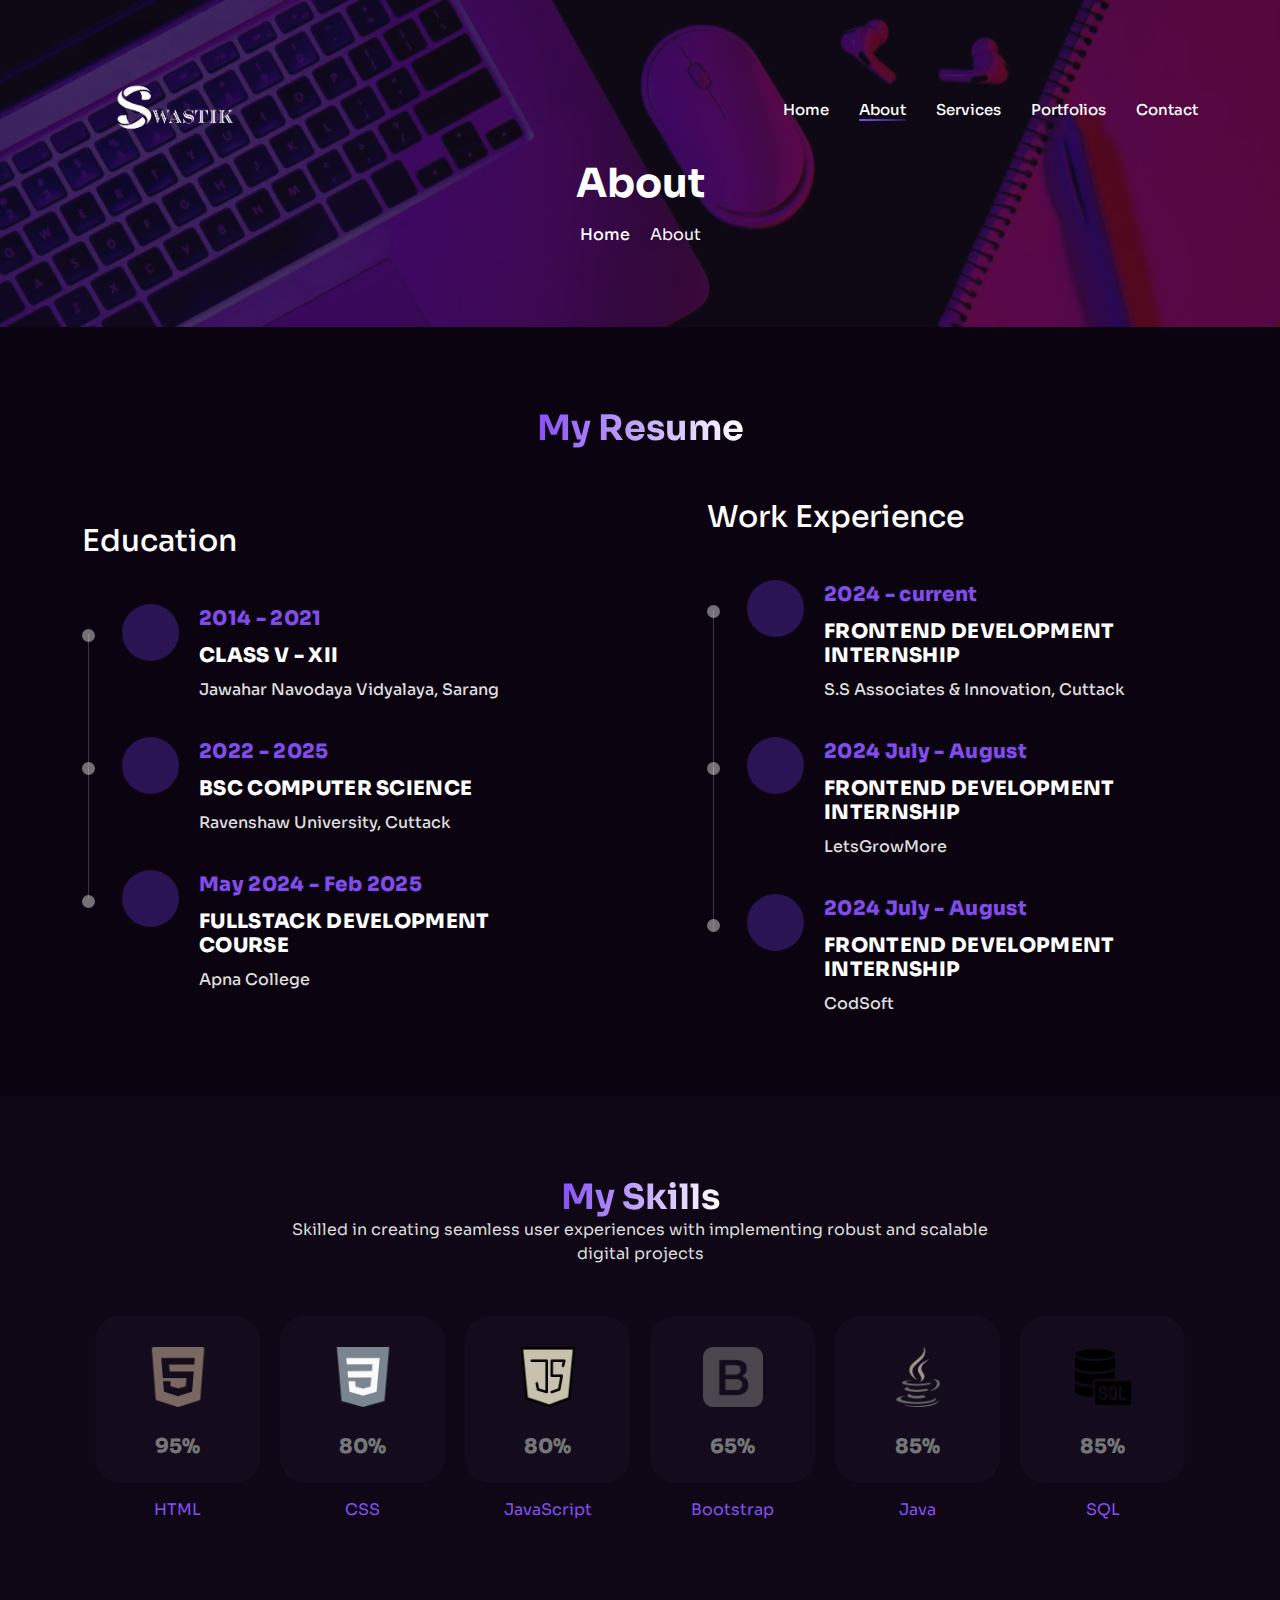
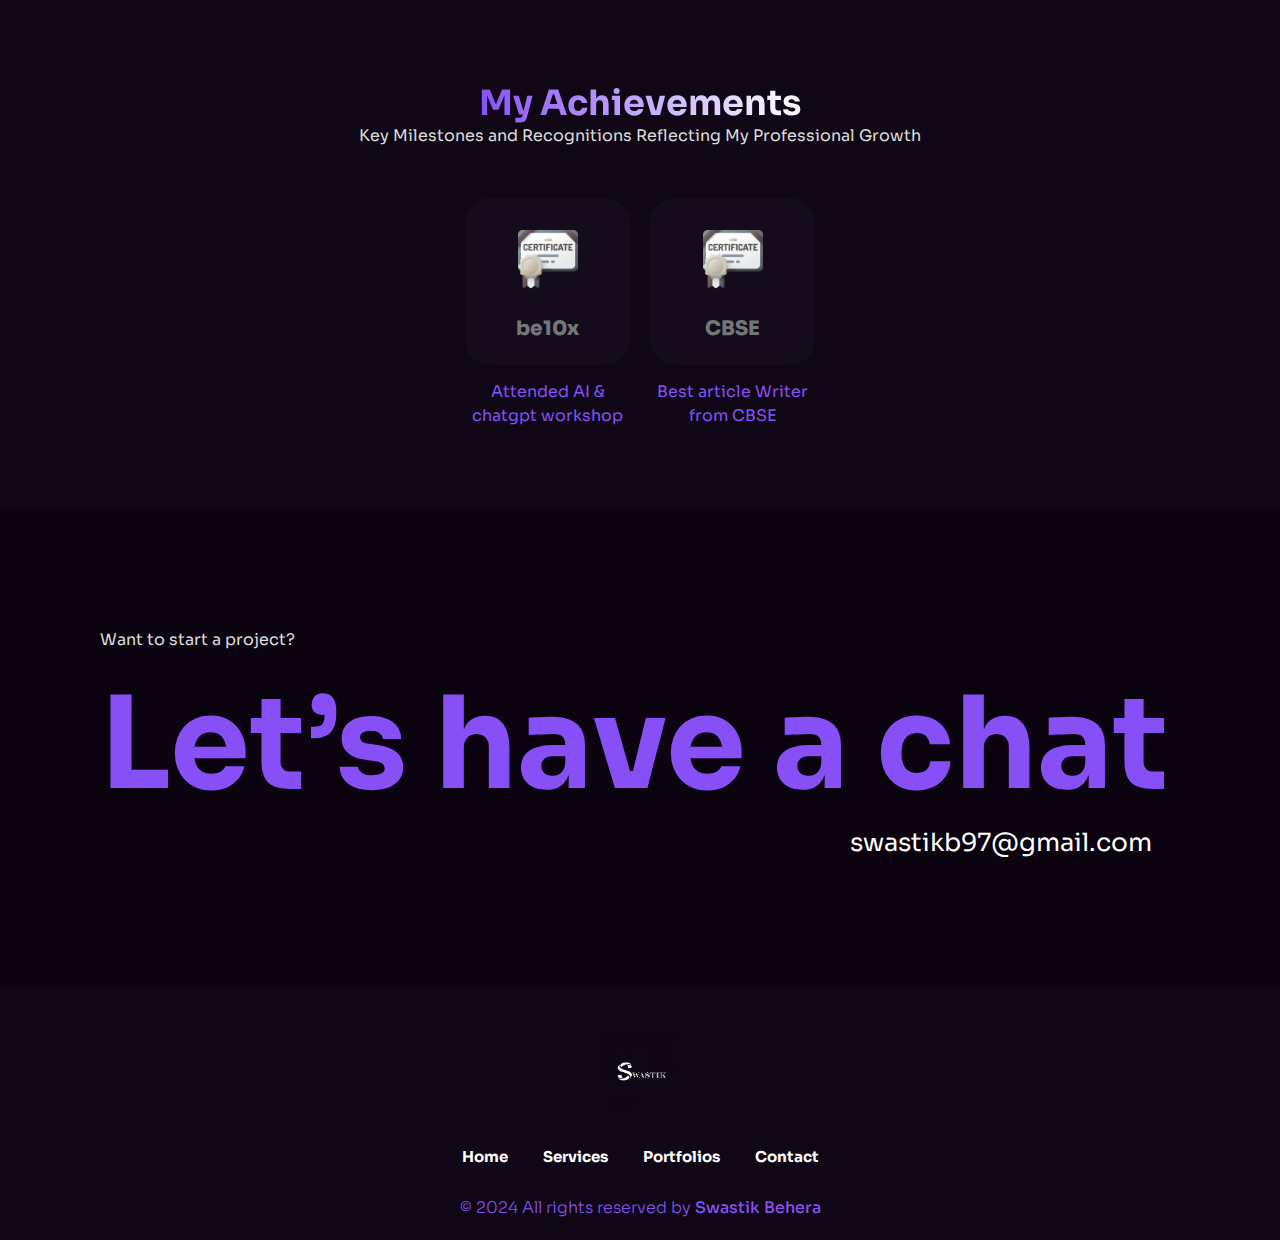
<file: about.html>
<!DOCTYPE html>
<html class="no-js" lang="en">

<head>
   <meta charset="utf-8" />
   <meta http-equiv="x-ua-compatible" content="ie=edge" />
   <meta name="viewport" content="width=device-width, initial-scale=1" />
   <meta name="description"
      content="Explore the professional portfolio of Swastik Behera, a skilled person specializing in Web Development. Discover a blend of creativity and expertise in Website Creation. Learn more about Swastik's journey, achievements, and passion for Web Development." />

   <!-- Site Title -->
   <title>About-Swastik</title>

   <!-- CSS here -->
   <link href="https://cdn.jsdelivr.net/npm/bootstrap@5.3.3/dist/css/bootstrap.min.css" rel="stylesheet"
      integrity="sha384-QWTKZyjpPEjISv5WaRU9OFeRpok6YctnYmDr5pNlyT2bRjXh0JMhjY6hW+ALEwIH" crossorigin="anonymous" />
   <link rel="stylesheet" href="https://cdnjs.cloudflare.com/ajax/libs/font-awesome/6.6.0/css/all.min.css"
      integrity="sha512-Kc323vGBEqzTmouAECnVceyQqyqdsSiqLQISBL29aUW4U/M7pSPA/gEUZQqv1cwx4OnYxTxve5UMg5GT6L4JJg=="
      crossorigin="anonymous" referrerpolicy="no-referrer" />
   <link rel="stylesheet" href="main.css" />
   <link rel="stylesheet" href="responsive.css" />
</head>

<body class="absolute_header">
   <header class="my-header-area header-absolute">
      <div class="container">
         <div class="row">
            <div class="col-12 d-flex flex-wrap align-items-center total-header">
               <div class="logo-box">
                  <a href="index.html">
                     <img src="images/logo.png" alt="logo" />
                  </a>
               </div>

               <div class="header-menu" id="headerMenu">
                  <nav>
                     <ul>
                        <li>
                           <a href="index.html">Home</a>
                        </li>
                        <li class="current-menu-ancestor"><a class="current-menu-item" href="about.html">About</a></li>
                        <li><a href="services.html">Services</a></li>
                        <li><a href="portfolio.html">Portfolios</a></li>
                        <li><a href="contact.html">Contact</a></li>
                     </ul>
                  </nav>
               </div>
            </div>
         </div>
      </div>
   </header>
   <!-- HEADER END -->


   <main class="site-content" id="content">
      <!-- START: Breadcrumb Area -->
      <section class="breadcrumb_area" style="background-image: url(images/breadcrumb-bg.jpg);" data-bg-color="#140C1C">
         <div class="container">
            <div class="row">
               <div class="col">
                  <div class="breadcrumb_content d-flex flex-column align-items-center">
                     <h2 class="title">About</h2>
                     <div class="breadcrumb_navigation">
                        <span><a href="index.html">Home</a></span>
                        <i class="fa-solid fa-arrow-right-long"></i>
                        <span class="current-item">About</span>
                     </div>
                  </div>
               </div>
            </div>
         </div>
      </section>
      <!-- END: Breadcrumb Area -->

      <!-- start work secction  -->

      <section class="works-section style-2" id="resume-section">
         <div class="container">
            <div class="row">
               <div class="col-md-12">
                  <div class="section-header text-center">
                     <h2 class="section-title">My Resume</h2>
                  </div>
               </div>
            </div>
            <div class="row">
               <div class="col-12">
                  <div class="works-wrapper">
                     <div class="works-content-item">
                        <h3 class="title">Education</h3>
                        <div class="works-inner">
                           <div class="works-item">
                              <div class="works-icon">
                                 <i class="fa-solid fa-school"></i>
                              </div>
                              <div class="works-content">
                                 <span class="number">2014 - 2021</span>
                                 <h5 class="title">Class V - XII</h5>
                                 <span class="sub-title">Jawahar Navodaya Vidyalaya, Sarang</span>
                              </div>
                           </div>
                           <div class="works-item">
                              <div class="works-icon">
                                 <i class="fa-solid fa-graduation-cap"></i>
                              </div>
                              <div class="works-content">
                                 <span class="number">2022 - 2025</span>
                                 <h5 class="title">BSc Computer science</h5>
                                 <span class="sub-title">Ravenshaw University, Cuttack</span>
                              </div>
                           </div>
                           <div class="works-item">
                              <div class="works-icon">
                                 <i class="fa-solid fa-laptop-code"></i>
                              </div>
                              <div class="works-content">
                                 <span class="number">May 2024 - Feb 2025</span>
                                 <h5 class="title">Fullstack Development course</h5>
                                 <span class="sub-title">Apna College</span>
                              </div>
                           </div>
                        </div>
                     </div>
                     <div class="works-content-item">
                        <h3 class="title">Work Experience</h3>
                        <div class="works-inner">
                           <div class="works-item">
                              <div class="works-icon">
                                 <i class="fa-solid fa-laptop-code"></i>
                              </div>
                              <div class="works-content">
                                 <span class="number">2024 - current</span>
                                 <h5 class="title">Frontend development Internship</h5>
                                 <span class="sub-title">S.S Associates & Innovation, Cuttack</span>
                              </div>
                           </div>
                           <div class="works-item">
                              <div class="works-icon">
                                 <i class="fa-solid fa-laptop-code"></i>
                              </div>
                              <div class="works-content">
                                 <span class="number">2024 July - August</span>
                                 <h5 class="title">Frontend development Internship</h5>
                                 <span class="sub-title">LetsGrowMore</span>
                              </div>
                           </div>
                           <div class="works-item">
                              <div class="works-icon">
                                 <i class="fa-solid fa-laptop-code"></i>
                              </div>
                              <div class="works-content">
                                 <span class="number">2024 July - August</span>
                                 <h5 class="title">Frontend development Internship</h5>
                                 <span class="sub-title">CodSoft</span>
                              </div>
                           </div>
                        </div>
                     </div>
                  </div>
               </div>
            </div>
         </div>
      </section>

      <!-- end work section  -->


      <!-- SKILLS SECTION START -->
      <section class="skills-section" id="skills-section">
         <div class="container">
            <div class="row">
               <div class="col-md-12">
                  <div class="section-header text-center">
                     <h2 class="section-title">
                        My Skills
                     </h2>
                     <p>
                        Skilled in creating seamless user experiences with implementing robust and scalable digital
                        projects
                     </p>
                  </div>
               </div>
            </div>

            <div class="row">
               <div class="col-md-12">
                  <div class="skills-widget d-flex flex-wrap justify-content-center align-items-center">
                     <div class="skill-item">
                        <div class="skill-inner">
                           <div class="icon-box">
                              <img src="images/html-5.png" alt="html5" />
                           </div>
                           <div class="number">95%</div>
                        </div>
                        <p>HTML</p>
                     </div>
                     <div class="skill-item">
                        <div class="skill-inner">
                           <div class="icon-box">
                              <img src="images/css-3.png" alt="css" />
                           </div>
                           <div class="number">80%</div>
                        </div>
                        <p>CSS</p>
                     </div>
                     <div class="skill-item">
                        <div class="skill-inner">
                           <div class="icon-box">
                              <img src="images/java-script.png" alt="JavaScript" />
                           </div>
                           <div class="number">80%</div>
                        </div>
                        <p>JavaScript</p>
                     </div>
                     <div class="skill-item">
                        <div class="skill-inner">
                           <div class="icon-box">
                              <img src="images/bootstrap.png" alt="bootstrap" />
                           </div>
                           <div class="number">65%</div>
                        </div>
                        <p>Bootstrap</p>
                     </div>
                     <div class="skill-item">
                        <div class="skill-inner">
                           <div class="icon-box">
                              <img src="images/java.png" alt="java" />
                           </div>
                           <div class="number">85%</div>
                        </div>
                        <p>Java</p>
                     </div>
                     <div class="skill-item">
                        <div class="skill-inner">
                           <div class="icon-box">
                              <img src="images/sql-server.png" alt="SQl" />
                           </div>
                           <div class="number">85%</div>
                        </div>
                        <p>SQL</p>
                     </div>
                  </div>
               </div>
            </div>
         </div>
      </section>
      <!-- SKILLS SECTION END -->


      <!-- Achievments SECTION START -->

      <section class="skills-section" id="skills-section">
         <div class="container">
            <div class="row">
               <div class="col-md-12">
                  <div class="section-header text-center">
                     <h2 class="section-title">
                        My Achievements
                     </h2>
                     <p>
                        Key Milestones and Recognitions Reflecting My Professional Growth
                     </p>
                  </div>
               </div>
            </div>

            <div class="row">
               <div class="col-md-12">
                  <div class="skills-widget d-flex flex-wrap justify-content-center align-items-center">
                     <div class="skill-item">
                        <div class="skill-inner">
                           <div class="icon-box">
                              <img src="images/certificate.png" alt="certificate-image" />
                           </div>
                           <div class="number">be10x</div>
                        </div>
                        <p>Attended AI & chatgpt workshop</p>
                     </div>
                     <div class="skill-item">
                        <div class="skill-inner">
                           <div class="icon-box">
                              <img src="images/certificate.png" alt="certificate-image" />
                           </div>
                           <div class="number">CBSE</div>
                        </div>
                        <p>Best article Writer from CBSE</p>
                     </div>
                  </div>
               </div>
            </div>
         </div>
      </section>
      <!-- SKILLS SECTION END -->

      <!-- start: Text Area -->
      <section class="text-section">
         <div class="container">
            <div class="row">
               <div class="col-12">
                  <div class="section-header">
                     <div class="heading-left">
                        <p>Want to start a project?</p>
                        <h2 id="anim" class="section-title">Let’s have a chat</h2>
                     </div>
                     <div class="chat-mail">
                        <a class="link" href="mailto:swastikb97@gmail.com">swastikb97@gmail.com<i
                              class="fa-solid fa-arrow-right"></i></a>
                     </div>
                  </div>
               </div>
            </div>
         </div>
      </section>
      <!-- end: Text Area -->
   </main>

   <!-- FOOTER AREA START -->
   <footer class="my-footer-area style-2">
      <div class="container">
         <div class="row">
            <div class="col-md-12 text-center">
               <div class="footer-logo-box">
                  <a href="#"><img src="images/logo.png" alt="logo" /></a>
               </div>
               <div class="footer-menu">
                  <nav>
                     <ul>
                        <li><a href="index.html">Home</a></li>
                        <li><a href="services.html">Services</a></li>
                        <li><a href="portfolio.html">Portfolios</a></li>
                        <li><a href="contact.html">Contact</a></li>
                     </ul>
                  </nav>
               </div>
               <div class="copy-text style-2">
                  <p>&copy; 2024 All rights reserved by <a href="about.html">Swastik Behera</a></p>
               </div>
            </div>
         </div>
      </div>
   </footer>
   <!-- FOOTER AREA END -->
</body>

</html>
</file>
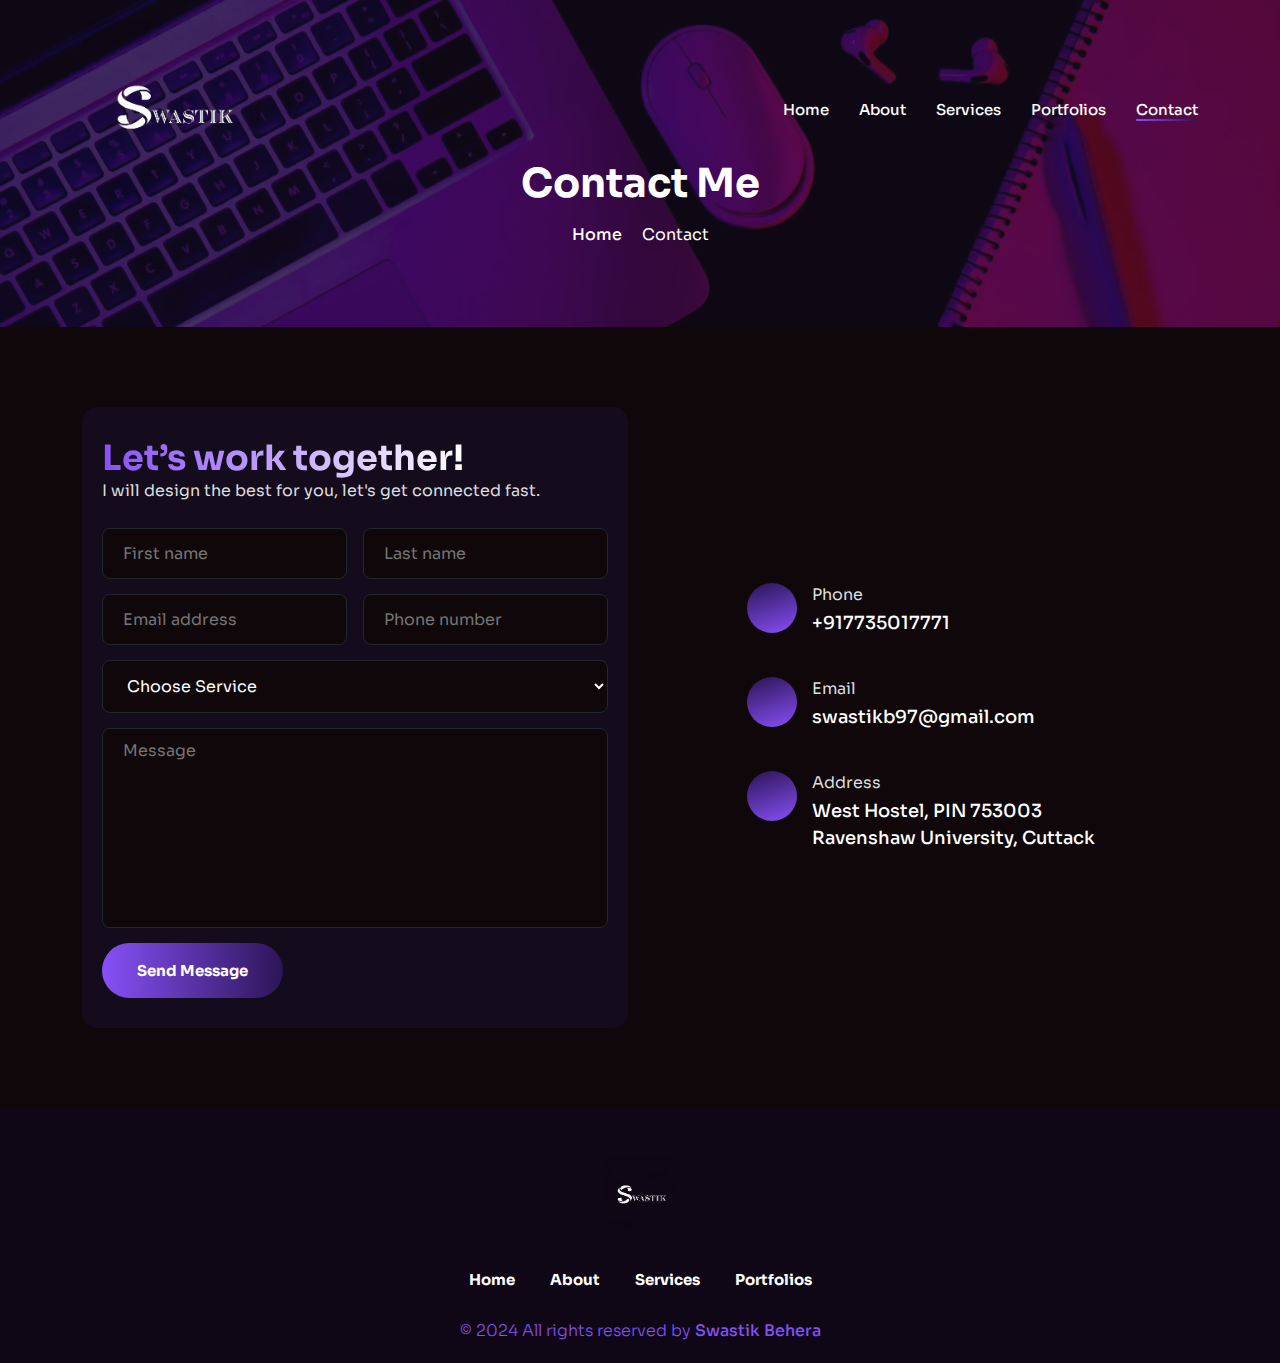
<file: contact.html>
<!DOCTYPE html>
<html class="no-js" lang="en">

<head>
  <meta charset="utf-8" />
  <meta http-equiv="x-ua-compatible" content="ie=edge" />
  <meta name="viewport" content="width=device-width, initial-scale=1" />
  <meta name="description" content="Contact Me | Portfolio - Get in touch with Swastik for freelance projects, collaborations, or inquiries. Reach out through email, phone, or social media." />

  <!-- Site Title -->
  <title>Contact-Swastik</title>

  <!-- CSS here -->
  <link href="https://cdn.jsdelivr.net/npm/bootstrap@5.3.3/dist/css/bootstrap.min.css" rel="stylesheet"
    integrity="sha384-QWTKZyjpPEjISv5WaRU9OFeRpok6YctnYmDr5pNlyT2bRjXh0JMhjY6hW+ALEwIH" crossorigin="anonymous" />
  <link rel="stylesheet" href="https://cdnjs.cloudflare.com/ajax/libs/font-awesome/6.6.0/css/all.min.css"
    integrity="sha512-Kc323vGBEqzTmouAECnVceyQqyqdsSiqLQISBL29aUW4U/M7pSPA/gEUZQqv1cwx4OnYxTxve5UMg5GT6L4JJg=="
    crossorigin="anonymous" referrerpolicy="no-referrer" />
  <link rel="stylesheet" href="main.css" />
  <link rel="stylesheet" href="responsive.css" />
</head>

<body class="absolute_header">
  <header class="my-header-area header-absolute">
    <div class="container">
      <div class="row">
        <div class="col-12 d-flex flex-wrap align-items-center total-header">
          <div class="logo-box">
            <a href="index.html">
              <img src="images/logo.png" alt="logo" />
            </a>
          </div>

          <div class="header-menu" id="headerMenu">
            <nav>
              <ul>
                <li>
                  <a href="index.html">Home</a>
                </li>
                <li><a href="about.html">About</a></li>
                <li><a href="services.html">Services</a></li>
                <li><a href="portfolio.html">Portfolios</a></li>
                <li class="current-menu-ancestor mean-last">
                  <a class="current-menu-item" href="contact.html">Contact</a>
                </li>
              </ul>
            </nav>
          </div>
        </div>
      </div>
    </div>
  </header>
  <!-- HEADER END -->


  <main class="site-content" id="content">
    <!-- START: Breadcrumb Area -->
    <section class="breadcrumb_area" style="background-image: url(images/breadcrumb-bg.jpg);" data-bg-color="#140C1C">
      <div class="container">
        <div class="row">
          <div class="col">
            <div class="breadcrumb_content d-flex flex-column align-items-center">
              <h2 class="title">Contact Me</h2>
              <div class="breadcrumb_navigation">
                <span><a href="index.html">Home</a></span>
                <i class="fa-solid fa-arrow-right-long"></i>
                <span class="current-item">Contact</span>
              </div>
            </div>
          </div>
        </div>
      </div>
    </section>
    <!-- END: Breadcrumb Area -->

    <!-- CONTACT SECTION START -->
    <section class="contact-section" id="contact-section">
      <div class="container">
        <div class="row">
          <div class="col-lg-6 col-md-7 order-2 order-md-1">
            <div class="contact-form-box">
              <div class="section-header">
                <h2 class="section-title">Let’s work together!</h2>
                <p>
                  I will design the best for you, let's get connected fast.
                </p>
              </div>

              <div class="my-contact-form">
                <form id="contact-form" action="https://formspree.io/f/xanwqnbd" method="post">
                  <div class="row gx-3">
                    <div class="col-sm-6">
                      <div class="form_group">
                        <input type="text" name="conName" id="conName" placeholder="First name" autocomplete="on"
                          required />
                      </div>
                    </div>
                    <div class="col-sm-6">
                      <div class="form_group">
                        <input type="text" name="conLName" id="conLName" placeholder="Last name" autocomplete="on" />
                      </div>
                    </div>
                    <div class="col-sm-6">
                      <div class="form_group">
                        <input type="email" name="conEmail" id="conEmail" placeholder="Email address" autocomplete="on"
                          required />
                      </div>
                    </div>
                    <div class="col-sm-6">
                      <div class="form_group">
                        <input type="tel" name="conPhone" id="conPhone" placeholder="Phone number" autocomplete="off" />
                      </div>
                    </div>
                    <div class="col-12">
                      <div class="form_group">
                        <select name="conService" id="conService" class="tj-nice-select" required>
                          <option value="" selected="" disabled="">
                            Choose Service
                          </option>
                          <option value="Web Design">Web Design</option>
                          <option value="Graphics Design">Graphics Design</option>
                          <option value="Video Editing">Video Editing</option>
                        </select>
                      </div>
                    </div>
                    <div class="col-12">
                      <div class="form_group">
                        <textarea name="conMessage" id="conMessage" placeholder="Message" required></textarea>
                      </div>
                    </div>
                    <div class="col-12">
                      <div class="form_btn">
                        <button type="submit" class="btn my-btn-primary">
                          Send Message
                        </button>
                      </div>
                    </div>
                  </div>
                </form>
              </div>
            </div>
          </div>

          <div class="col-lg-5 offset-lg-1 col-md-5 d-flex flex-wrap align-items-center order-1 order-md-2">
            <div class="contact-info-list">
              <ul class="ul-reset">
                <li class="d-flex flex-wrap align-items-center position-relative">
                  <div class="icon-box">
                    <i class="fa-solid fa-phone"></i>
                  </div>
                  <div class="text-box">
                    <p>Phone</p>
                    <a href="tel:7735017771">+917735017771</a>
                  </div>
                </li>
                <li class="d-flex flex-wrap align-items-center position-relative">
                  <div class="icon-box">
                    <i class="fa-solid fa-envelope"></i>
                  </div>
                  <div class="text-box">
                    <p>Email</p>
                    <a href="mailto:swastikb97@gmail.com">swastikb97@gmail.com</a>
                  </div>
                </li>
                <li class="d-flex flex-wrap align-items-center position-relative">
                  <div class="icon-box">
                    <i class="fa-solid fa-location-dot"></i>
                  </div>
                  <div class="text-box">
                    <p>Address</p>
                    <a href="https://maps.app.goo.gl/A3xcuW6pCzhVwunFA" target="_blank">West Hostel, PIN 753003<br />Ravenshaw
                      University, Cuttack</a>
                  </div>
                </li>
              </ul>
            </div>
          </div>
        </div>
      </div>
    </section>
    <!-- CONTACT SECTION END -->
  </main>

  <!-- FOOTER AREA START -->
  <footer class="my-footer-area">
    <div class="container">
      <div class="row">
        <div class="col-md-12 text-center">
          <div class="footer-logo-box">
            <a href="#"><img src="images/logo.png" alt="logo" /></a>
          </div>
          <div class="footer-menu">
            <nav>
              <ul>
                <li><a href="index.html">Home</a></li>
                <li><a href="about.html">About</a></li>
                <li><a href="services.html">Services</a></li>
                <li><a href="portfolio.html">Portfolios</a></li>
              </ul>
            </nav>
          </div>
          <div class="copy-text">
            <p>
              © 2024 All rights reserved by
              <a href="about.html">Swastik Behera</a>
            </p>
          </div>
        </div>
      </div>
    </div>
  </footer>
  <!-- FOOTER AREA END -->
</body>

</html>
</file>
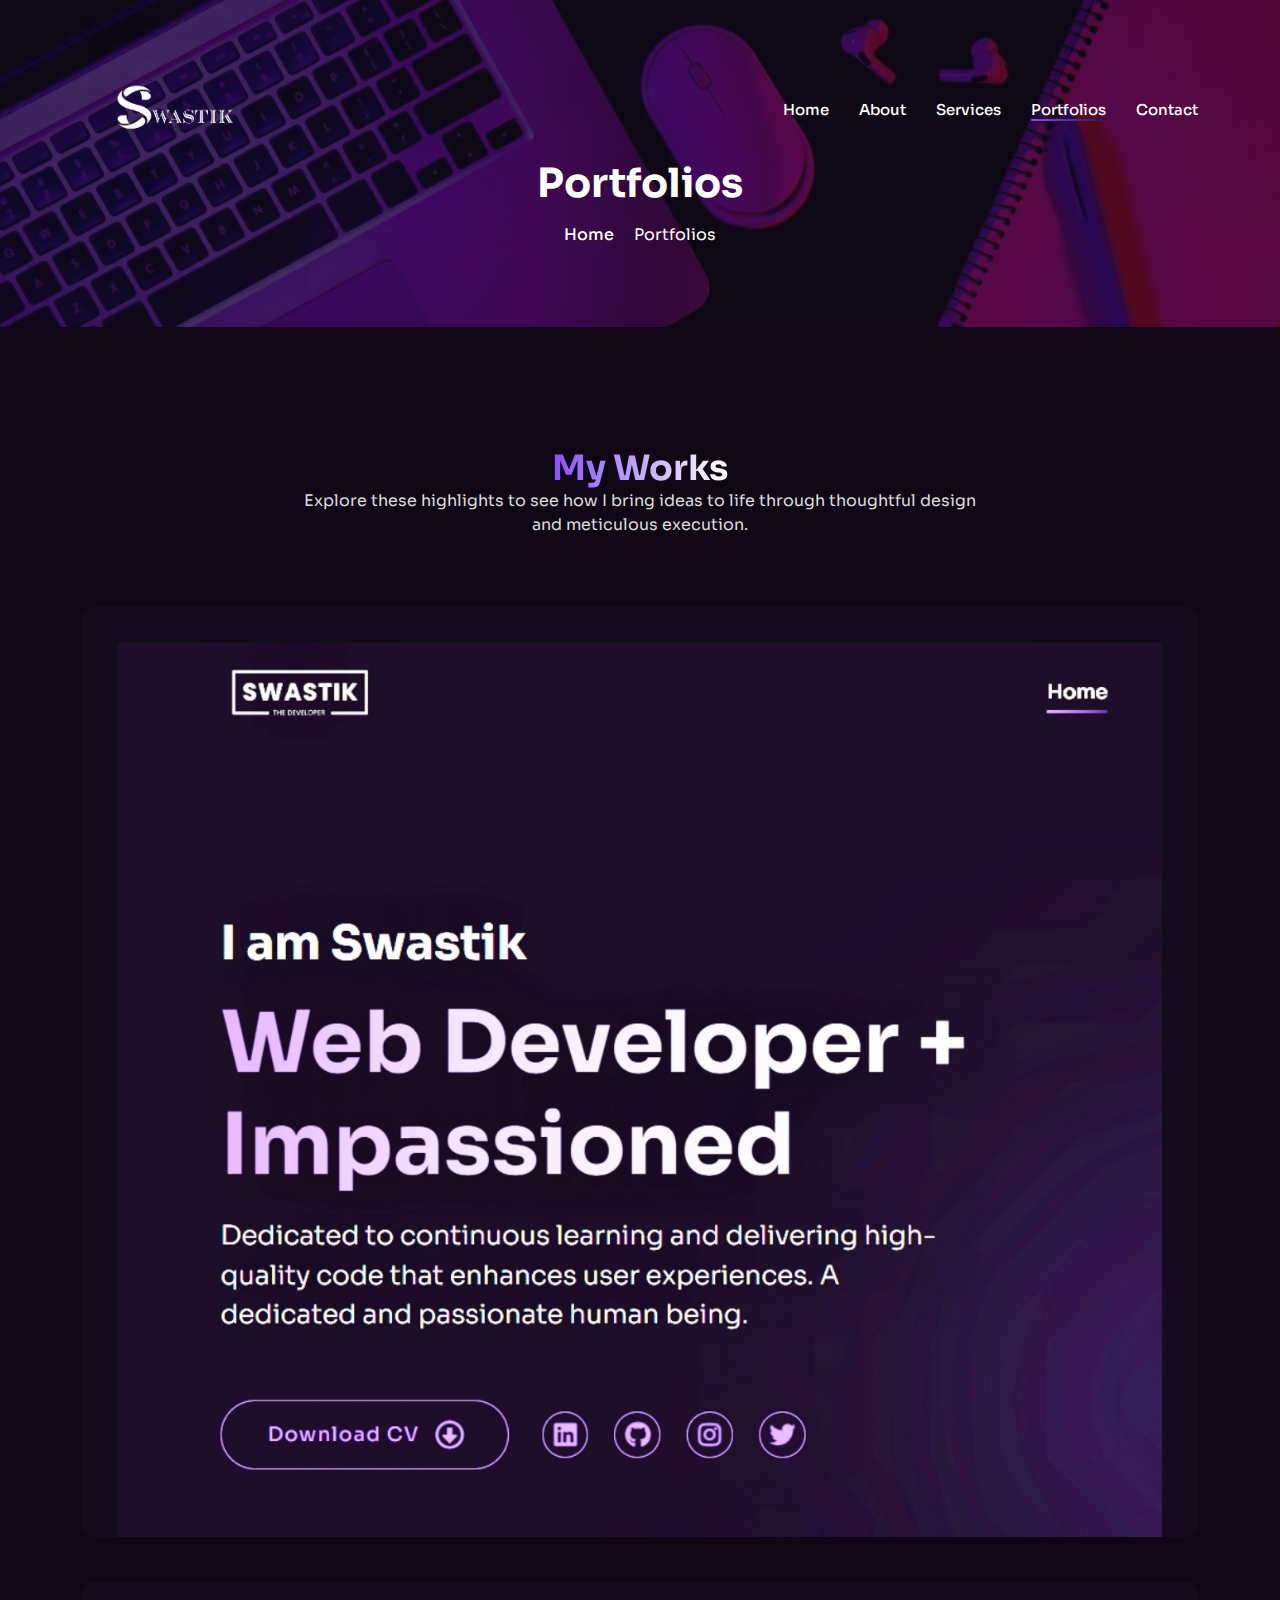
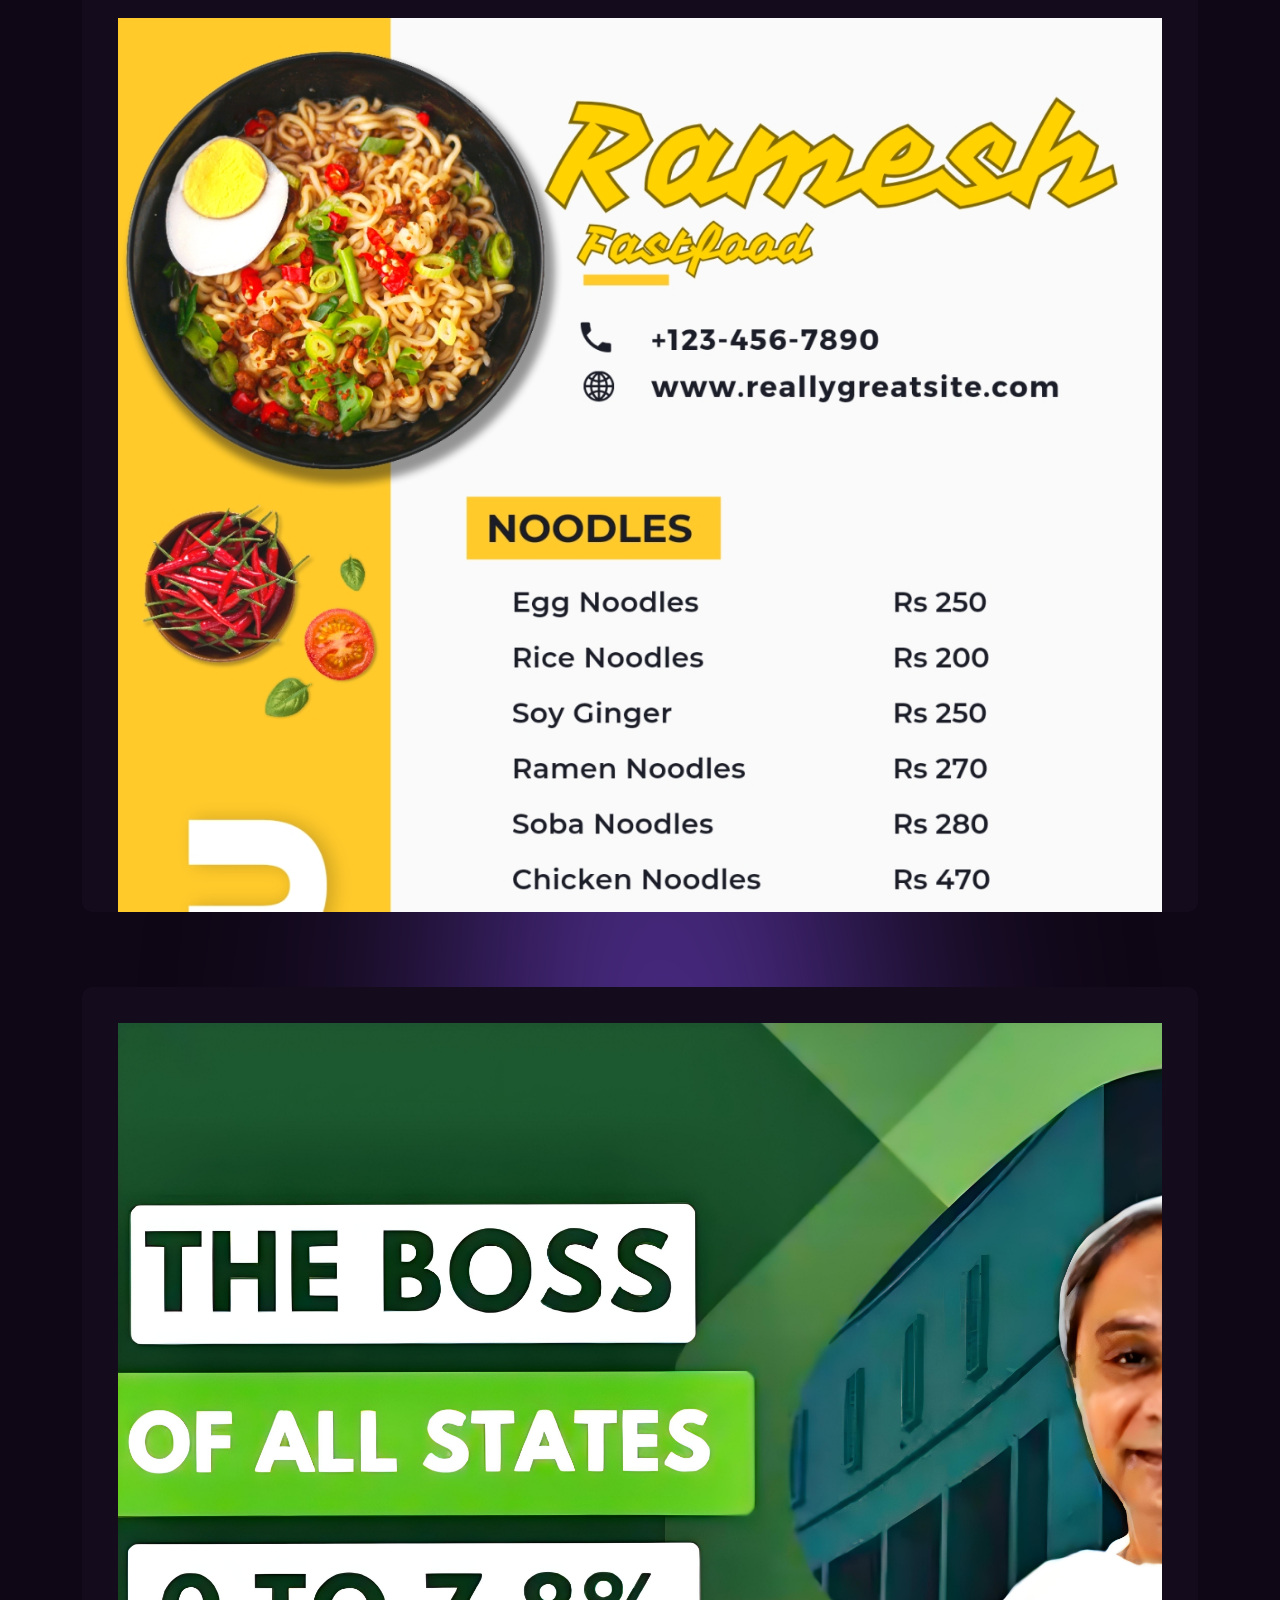
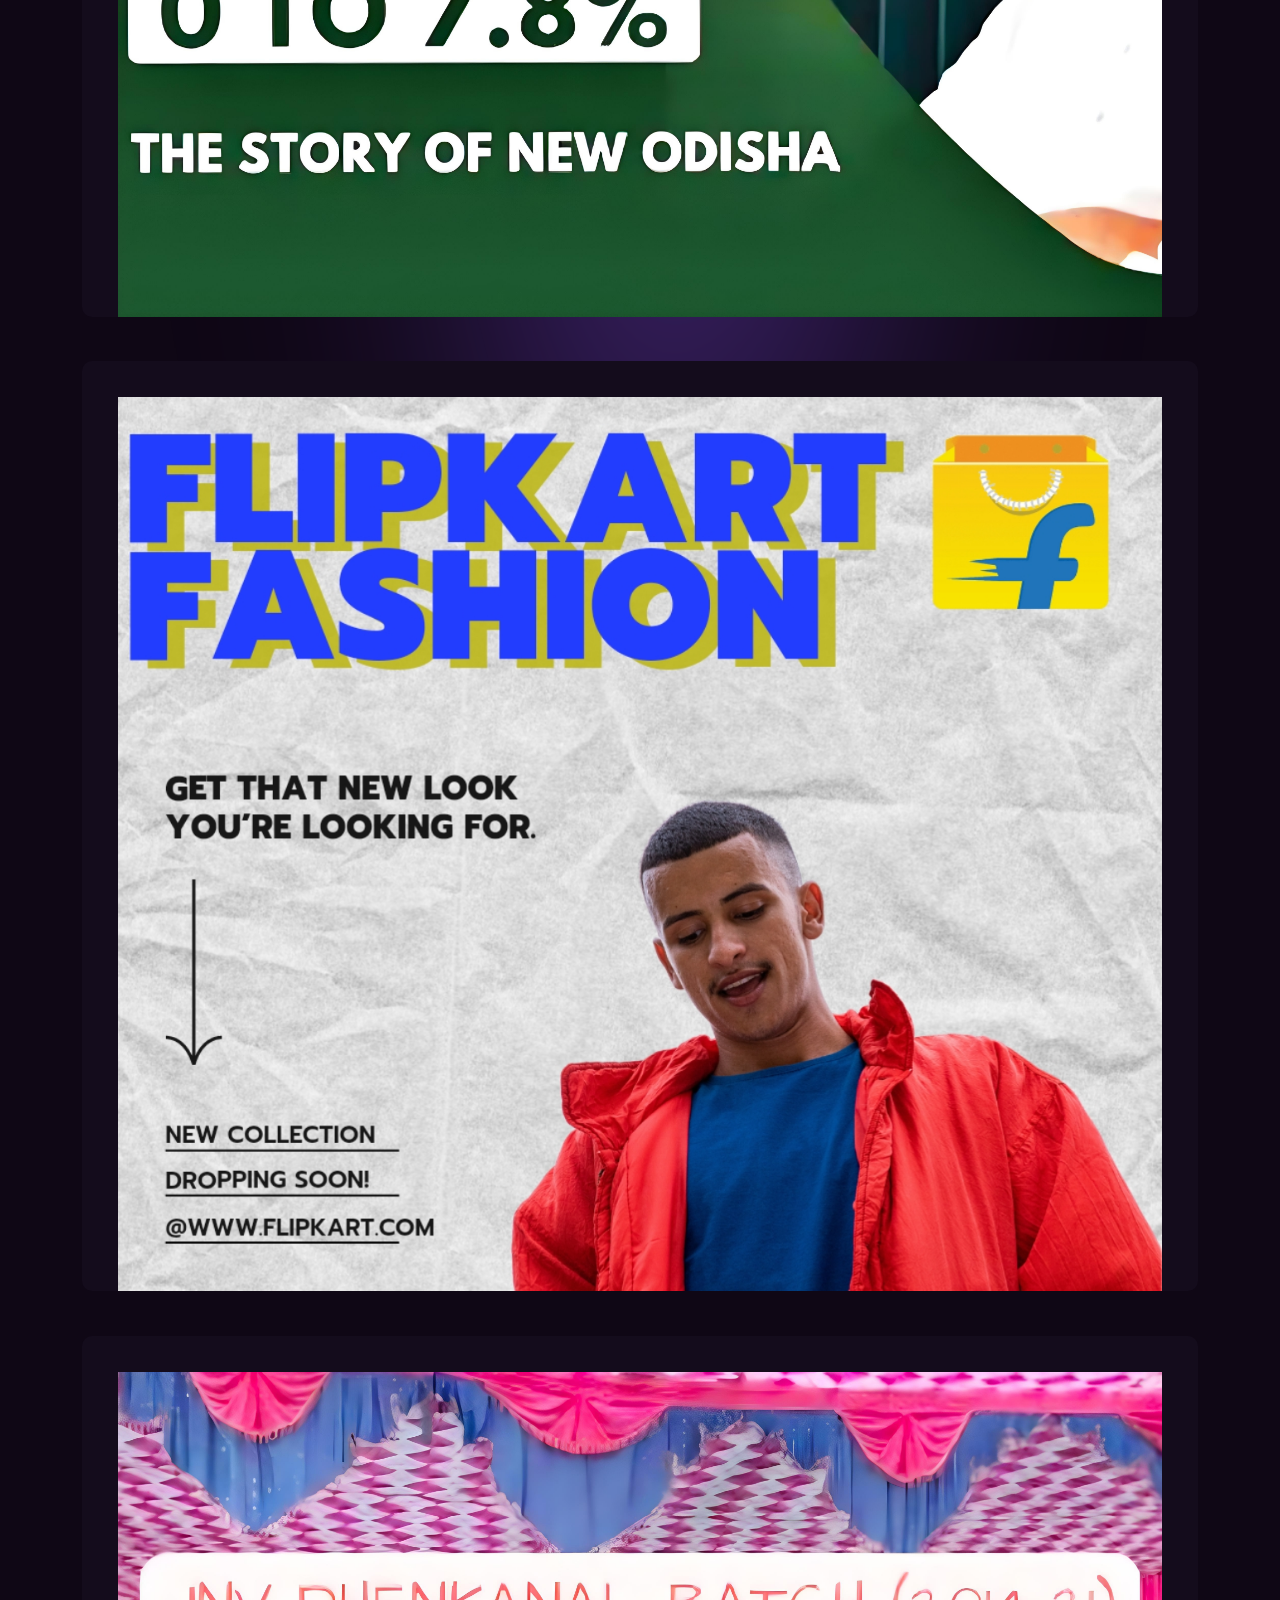
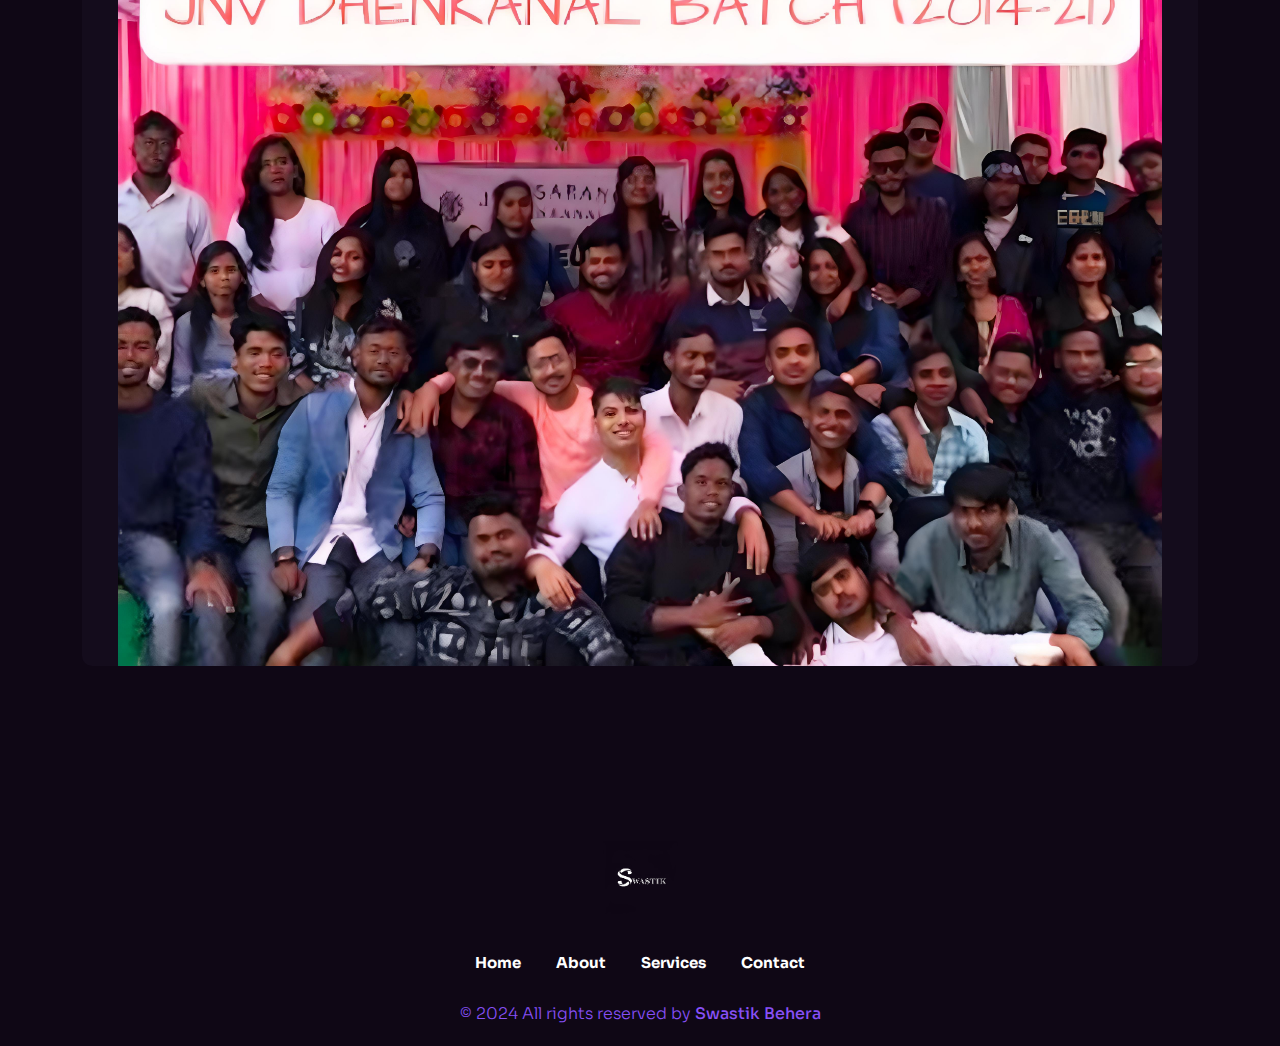
<file: portfolio.html>
<!DOCTYPE html>
<html class="no-js" lang="en">

<head>
  <meta charset="utf-8" />
  <meta http-equiv="x-ua-compatible" content="ie=edge" />
  <meta name="viewport" content="width=device-width, initial-scale=1" />
  <meta name="description" content="Explore my portfolio showcasing a diverse range of projects, from innovative designs to impactful solutions. Discover how my expertise and creativity can bring your vision to life. View my recent work and learn more about my skills and achievements." />

  <!-- Site Title -->
  <title>Swastik-works</title>

  <!-- CSS here -->
  <link href="https://cdn.jsdelivr.net/npm/bootstrap@5.3.3/dist/css/bootstrap.min.css" rel="stylesheet"
    integrity="sha384-QWTKZyjpPEjISv5WaRU9OFeRpok6YctnYmDr5pNlyT2bRjXh0JMhjY6hW+ALEwIH" crossorigin="anonymous" />
  <link rel="stylesheet" href="https://cdnjs.cloudflare.com/ajax/libs/font-awesome/6.6.0/css/all.min.css"
    integrity="sha512-Kc323vGBEqzTmouAECnVceyQqyqdsSiqLQISBL29aUW4U/M7pSPA/gEUZQqv1cwx4OnYxTxve5UMg5GT6L4JJg=="
    crossorigin="anonymous" referrerpolicy="no-referrer" />
  <link rel="stylesheet" href="main.css" />
  <link rel="stylesheet" href="responsive.css" />
</head>

<body class="absolute_header">
  <header class="my-header-area header-absolute">
    <div class="container">
      <div class="row">
        <div class="col-12 d-flex flex-wrap align-items-center total-header">
          <div class="logo-box">
            <a href="index.html">
              <img src="images/logo.png" alt="logo" />
            </a>
          </div>

          <div class="header-menu" id="headerMenu">
            <nav>
              <ul>
                <li>
                  <a href="index.html">Home</a>
                </li>
                <li><a href="about.html">About</a></li>
                <li><a href="services.html">Services</a></li>
                <li class="current-menu-ancestor"><a class="current-menu-item" href="portfolio.html">Portfolios</a></li>
                <li><a href="contact.html">Contact</a></li>
              </ul>
            </nav>
          </div>
        </div>
      </div>
    </div>
  </header>
  <!-- HEADER END -->

  <main class="site-content" id="content">
    <!-- START: Breadcrumb Area -->
    <section class="breadcrumb_area" style="background-image: url(images/breadcrumb-bg.jpg);" data-bg-color="#140C1C">
      <div class="container">
        <div class="row">
          <div class="col">
            <div class="breadcrumb_content d-flex flex-column align-items-center">
              <h2 class="title">Portfolios</h2>
              <div class="breadcrumb_navigation">
                <span><a href="index.html">Home</a></span>
                <i class="fa-solid fa-arrow-right-long"></i>
                <span class="current-item">Portfolios</span>
              </div>
            </div>
          </div>
        </div>
      </div>
    </section>
    <!-- END: Breadcrumb Area -->
    <!-- PORTFOLIO SECTION START -->
    <section class="portfolio-section" id="works-section">
      <div class="container">
        <div class="row">
          <div class="col-md-12">
            <div class="section-header text-center">
              <h2 class="section-title">
                My Works
              </h2>
              <p>
                Explore these highlights to see how I bring ideas to life through thoughtful design and meticulous
                execution.
              </p>
            </div>
          </div>
        </div>

        <div class="row">
          <div class="col-md-12">

            <div class="portfolio-box">
              <div class="portfolio-sizer"></div>
              <div class="gutter-sizer"></div>

              <div class="portfolio-item website" style="position: relative; left: 0%; bottom: 30px;">
                <div class="image-box">
                  <img src="images/web-portfolio1.jpg" alt="web pic" />
                </div>
                <div class="content-box">
                  <h3 class="portfolio-title">Portfolio Website</h3>
                  <p>Project was to make my own Portfolio</p>
                  <button type="button" class="portfolio-link modal-popup" data-bs-toggle="modal"
                    data-bs-target="#portfolio-website-1"><i class="fa-solid fa-arrow-up-right-from-square"></i></button>
                </div>
              </div>

              <div class="portfolio-item graphics" style="position: relative; left: 0%; bottom: 30px;">
                <div class="image-box">
                  <img src="images/portfolio-graphics1.jpg" alt="menu image" />
                </div>
                <div class="content-box">
                  <h3 class="portfolio-title">Menu Card</h3>
                  <p>Project was about displaying a resturant's menu.</p>
                  <button type="button" class="portfolio-link modal-popup" data-bs-toggle="modal"
                    data-bs-target="#portfolio-graphics-1"><i
                      class="fa-solid fa-arrow-up-right-from-square"></i></button>
                </div>
              </div>

              <div class="portfolio-item Videos" style="position: relative; left: 0%; top: 0;">
                <div class="image-box">
                  <img src="images/portfolio-video1.jpg" alt="youtube-poster" />
                </div>
                <div class="content-box">
                  <h3 class="portfolio-title">Youtube Video</h3>
                  <p>Project was to make edit on new odisha.</p>
                  <button type="button" class="portfolio-link modal-popup" data-bs-toggle="modal"
                    data-bs-target="#portfolio-videos-1"><i class="fa-solid fa-arrow-up-right-from-square"></i></button>
                </div>
              </div>

              <div class="portfolio-item graphics" style="position: relative; left: 0%; top: 0;">
                <div class="image-box">
                  <img src="images/portfolio-graphics2.jpg" alt="flipkart poster" />
                </div>
                <div class="content-box">
                  <h3 class="portfolio-title">AD Design</h3>
                  <p>Project was to make an Ad for Flipkart.</p>
                  <button type="button" class="portfolio-link modal-popup" data-bs-toggle="modal"
                    data-bs-target="#portfolio-graphics-2"><i
                      class="fa-solid fa-arrow-up-right-from-square"></i></button>
                </div>
              </div>

              <div class="portfolio-item Videos" style="position: relative; left: 0%; top: 0;">
                <div class="image-box">
                  <img src="images/portfolio-videos2.jpg" alt="youtube-poster" />
                </div>
                <div class="content-box">
                  <h3 class="portfolio-title">Youtube Video</h3>
                  <p>Project was to make video for reunion of my own classmates.</p>
                  <button type="button" class="portfolio-link modal-popup" data-bs-toggle="modal"
                    data-bs-target="#portfolio-videos-2"><i class="fa-solid fa-arrow-up-right-from-square"></i></button>
                </div>
              </div>

            </div>
          </div>
        </div>
      </div>
    </section>
    <!-- PORTFOLIO SECTION END -->

    <!-- portfolio popup  -->

    <!-- portfolio web popup 1-->
    <div class="modal fade" id="portfolio-website-1" tabindex="-1" aria-labelledby="exampleModalLabel" aria-hidden="true">
      <div class="modal-dialog modal-lg">
        <div class="modal-content">
          <div class="modal-header" style="background-color: #2a1454;">
            <div class="popup_modal_img">
              <img src="images/portfolio-web1-modal.jpeg" alt="web-page pic" />
            </div>
            <button type="button" class="btn-close" data-bs-dismiss="modal" aria-label="Close"></button>
          </div>
          <div class="modal-body">
            <div class="service_details">
              <div class="row">
                <div class="col-lg-7 col-xl-8">

                  <div class="popup_modal_content">
                    <div class="portfolio_info">
                      <div class="portfolio_info_text">
                        <h2 class="title">Portfolio Website</h2>
                        <div class="desc">
                          <p>
                            Developed a easy to use portfolio website for myself which will help me in showcasing my
                            works as well as my skills.
                          </p>
                        </div>
                      </div>
                      <div class="portfolio_info_items">
                        <div class="info_item">
                          <div class="key">Category</div>
                          <div class="value">Web Development</div>
                        </div>
                        <div class="info_item">
                          <div class="key">Client</div>
                          <div class="value">Self</div>
                        </div>
                        <div class="info_item">
                          <div class="key">Start Date</div>
                          <div class="value">July 20, 2024</div>
                        </div>
                        <div class="info_item">
                          <div class="key">Web Link</Link></div>
                          <div class="value"><a href="">Not deoployed</a></div>
                        </div>
                      </div>
                    </div>
                    <div class="portfolio_description">
                      <h2 class="title">Project Description</h2>
                      <div class="desc">
                        <p>
                          In this project, I designed and developed a user-friendly portfolio website showcasing diverse
                          projects and skills. Utilized modern web technologies to create a responsive and visually
                          appealing online presence.
                        </p>
                      </div>
                    </div>
                  </div>
                </div>
              </div>
            </div>
          </div>
        </div>
      </div>
    </div>
    </div>
    <!-- modal end portfolio web popup -->

    <!-- start portfolio grpahics pop up 1  -->

    <div class="modal fade" id="portfolio-graphics-1" tabindex="-1" aria-labelledby="exampleModalLabel"
      aria-hidden="true">
      <div class="modal-dialog modal-lg">
        <div class="modal-content">
          <div class="modal-header" style="background-color: #2a1454;">
            <div class="popup_modal_img">
              <img src="images/portfolio_graphics1_modal_V4.jpeg" alt="fastfood-menu image" />
            </div>
            <button type="button" class="btn-close" data-bs-dismiss="modal" aria-label="Close"></button>
          </div>
          <div class="modal-body">
            <div class="service_details">
              <div class="row">
                <div class="col-lg-7 col-xl-8">

                  <div class="popup_modal_content">
                    <div class="portfolio_info">
                      <div class="portfolio_info_text">
                        <h2 class="title">Menu Card</h2>
                        <div class="desc">
                          <p>
                            Designed a modern menu card which will attract the customers as well as it will increase the
                            amount of sell due to beautiful pricing section.
                          </p>
                        </div>
                      </div>
                      <div class="portfolio_info_items">
                        <div class="info_item">
                          <div class="key">Category</div>
                          <div class="value">Graphics Design</div>
                        </div>
                        <div class="info_item">
                          <div class="key">Client</div>
                          <div class="value">Self</div>
                        </div>
                        <div class="info_item">
                          <div class="key">Start Date</div>
                          <div class="value">June 15, 2024</div>
                        </div>
                        <div class="info_item">
                          <div class="key">Design Link</div>
                          <div class="value"><a href="https://www.instagram.com/p/C7oYN99vSH7/?utm_source=ig_web_copy_link&igsh=MzRlODBiNWFlZA==" target="_blank">Click here</a></div>
                        </div>
                      </div>
                    </div>
                    <div class="portfolio_description">
                      <h2 class="title">Project Description</h2>
                      <div class="desc">
                        <p>
                          In this project, I designed a trending marketing strategy of making a beautiful menu card
                          which will be read by the customer and it will also attract the attentions of the customers.
                        </p>
                      </div>
                    </div>
                  </div>
                </div>
              </div>
            </div>
          </div>
        </div>
      </div>
    </div>
    </div>
    <!-- end portfolio grpahics pop up 1  -->

    <!-- start portfolio grpahics pop up 2  -->

    <div class="modal fade" id="portfolio-graphics-2" tabindex="-1" aria-labelledby="exampleModalLabel"
      aria-hidden="true">
      <div class="modal-dialog modal-lg">
        <div class="modal-content">
          <div class="modal-header" style="background-color: #2a1454;">
            <div class="popup_modal_img">
              <img src="images/portfolio_graphics2_modal_V3.jpeg" alt="flipkart poster design image" />
            </div>
            <button type="button" class="btn-close" data-bs-dismiss="modal" aria-label="Close"></button>
          </div>
          <div class="modal-body">
            <div class="service_details">
              <div class="row">
                <div class="col-lg-7 col-xl-8">

                  <div class="popup_modal_content">
                    <div class="portfolio_info">
                      <div class="portfolio_info_text">
                        <h2 class="title">Ad Design</h2>
                        <div class="desc">
                          <p>
                            This type of ad will attract your buyers to buy the item you will be showing in your design.
                          </p>
                        </div>
                      </div>
                      <div class="portfolio_info_items">
                        <div class="info_item">
                          <div class="key">Category</div>
                          <div class="value">Graphics Design</div>
                        </div>
                        <div class="info_item">
                          <div class="key">Client</div>
                          <div class="value">Self</div>
                        </div>
                        <div class="info_item">
                          <div class="key">Start Date</div>
                          <div class="value">May 17, 2024</div>
                        </div>
                        <div class="info_item">
                          <div class="key">Design Link</div>
                          <div class="value"><a href="https://www.instagram.com/p/C7yBxVZyeVx/?utm_source=ig_web_copy_link&igsh=MzRlODBiNWFlZA==" target="_blank">click here</a></div>
                        </div>
                      </div>
                    </div>
                    <div class="portfolio_description">
                      <h2 class="title">Project Description</h2>
                      <div class="desc">
                        <p>
                          In this project, I designed an Ad for Flipkart, which can be used to run Ads in Instagram,
                          Google or other marketing platforms.
                        </p>
                      </div>
                    </div>
                  </div>
                </div>
              </div>
            </div>
          </div>
        </div>
      </div>
    </div>
    </div>
    <!-- end portfolio grpahics pop up 2 -->

    <!-- start portfolio videos pop up 1-->

    <div class="modal fade" id="portfolio-videos-1" tabindex="-1" aria-labelledby="exampleModalLabel" aria-hidden="true">
      <div class="modal-dialog modal-lg">
        <div class="modal-content">
          <div class="modal-header" style="background-color: #2a1454;">
            <div class="popup_modal_img">
              <img src="images/portfolio-video1-modal.jpeg" alt="youtube-video pic" />
            </div>
            <button type="button" class="btn-close" data-bs-dismiss="modal" aria-label="Close"></button>
          </div>
          <div class="modal-body">
            <div class="service_details">
              <div class="row">
                <div class="col-lg-7 col-xl-8">

                  <div class="popup_modal_content">
                    <div class="portfolio_info">
                      <div class="portfolio_info_text">
                        <h2 class="title">Youtube Video</h2>
                        <div class="desc">
                          <p>
                            This video describes how Odisha changed its face of the most poorest to one of the most
                            developing state in India.
                          </p>
                        </div>
                      </div>
                      <div class="portfolio_info_items">
                        <div class="info_item">
                          <div class="key">Category</div>
                          <div class="value">Video Editing</div>
                        </div>
                        <div class="info_item">
                          <div class="key">Client</div>
                          <div class="value">Self</div>
                        </div>
                        <div class="info_item">
                          <div class="key">Start Date</div>
                          <div class="value">May 05, 2024</div>
                        </div>
                        <div class="info_item">
                          <div class="key">video link</div>
                          <div class="value"><a href="https://youtu.be/Qccou10_NxU?si=eQ52xWK1-ERvWkFf" target="_blank">click here</a></div>
                        </div>
                      </div>
                    </div>
                    <div class="portfolio_description">
                      <h2 class="title">Project Description</h2>
                      <div class="desc">
                        <p>
                          In this project, I edited a youtube video which falls under the category of documentation. In
                          this video i have shown how a state becoming developed from the most under developed state of
                          India.
                        </p>
                      </div>
                    </div>
                  </div>
                </div>
              </div>
            </div>
          </div>
        </div>
      </div>
    </div>
    </div>
    <!-- end portfolio videos pop up 1 -->

    <!-- start portfolio video pop up 2  -->

    <div class="modal fade" id="portfolio-videos-2" tabindex="-1" aria-labelledby="exampleModalLabel" aria-hidden="true">
      <div class="modal-dialog modal-lg">
        <div class="modal-content">
          <div class="modal-header" style="background-color: #2a1454;">
            <div class="popup_modal_img">
              <img src="images/portfolio-videos2-modal.jpg" alt="youtube-video pic" />
            </div>
            <button type="button" class="btn-close" data-bs-dismiss="modal" aria-label="Close"></button>
          </div>
          <div class="modal-body">
            <div class="service_details">
              <div class="row">
                <div class="col-lg-7 col-xl-8">

                  <div class="popup_modal_content">
                    <div class="portfolio_info">
                      <div class="portfolio_info_text">
                        <h2 class="title">Youtube Video</h2>
                        <div class="desc">
                          <p>
                            This video describes how we used to live in our resdential school and the experience of some individuals about the school.
                          </p>
                        </div>
                      </div>
                      <div class="portfolio_info_items">
                        <div class="info_item">
                          <div class="key">Category</div>
                          <div class="value">Video Editing</div>
                        </div>
                        <div class="info_item">
                          <div class="key">Client</div>
                          <div class="value">Self</div>
                        </div>
                        <div class="info_item">
                          <div class="key">Start Date</div>
                          <div class="value">Deember 05, 2023</div>
                        </div>
                        <div class="info_item">
                          <div class="key">video link</div>
                          <div class="value"><a href="https://youtu.be/kA3LH_fhZiE" target="_blank">click here</a></div>
                        </div>
                      </div>
                    </div>
                    <div class="portfolio_description">
                      <h2 class="title">Project Description</h2>
                      <div class="desc">
                        <p>
                          In this project, I edited a youtube video which falls under the category of documentation. In
                          this video i have shown how a state becoming developed from the most under developed state of
                          India.
                        </p>
                      </div>
                    </div>
                  </div>
                </div>
              </div>
            </div>
          </div>
        </div>
      </div>
    </div>
    </div>
    <!-- end portfolio videos pop up 2 -->

    <!-- portfolio section end  -->

    
  </main>

  <!-- FOOTER AREA START -->
  <footer class="my-footer-area style-2">
    <div class="container">
      <div class="row">
        <div class="col-md-12 text-center">
          <div class="footer-logo-box">
            <a href="#"><img src="images/logo.png" alt="logo" /></a>
          </div>
          <div class="footer-menu">
            <nav>
              <ul>
                <li><a href="index.html">Home</a></li>
                <li><a href="about.html">About</a></li>
                <li><a href="services.html">Services</a></li>
                <li><a href="contact.html">Contact</a></li>
              </ul>
            </nav>
          </div>
          <div class="copy-text style-2">
            <p>&copy; 2024 All rights reserved by <a href="about.html">Swastik Behera</a></p>
          </div>
        </div>
      </div>
    </div>
  </footer>
  <!-- FOOTER AREA END -->

  <script src="https://cdn.jsdelivr.net/npm/bootstrap@5.3.3/dist/js/bootstrap.bundle.min.js"
  integrity="sha384-YvpcrYf0tY3lHB60NNkmXc5s9fDVZLESaAA55NDzOxhy9GkcIdslK1eN7N6jIeHz"
  crossorigin="anonymous"></script>
</body>


</html>
</file>
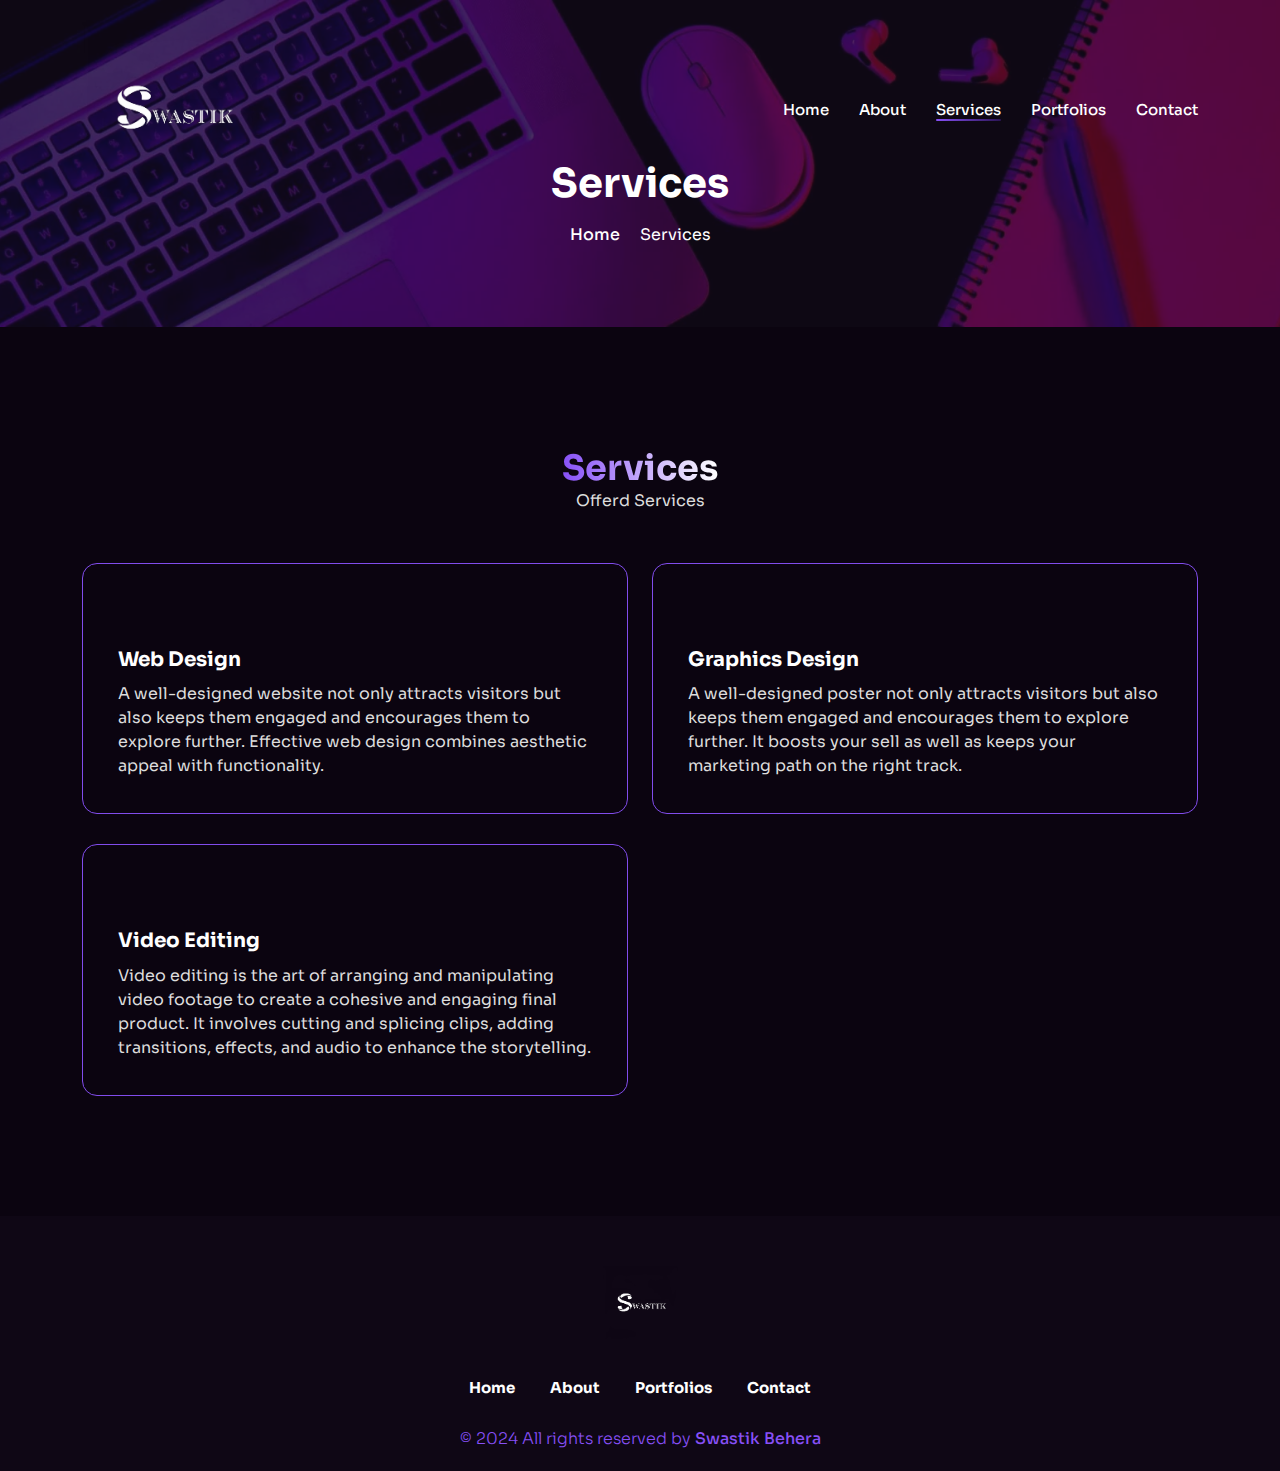
<file: services.html>
<!DOCTYPE html>
<html class="no-js" lang="en">

<head>
   <meta charset="utf-8" />
   <meta http-equiv="x-ua-compatible" content="ie=edge" />
   <meta name="viewport" content="width=device-width, initial-scale=1" />
   <meta name="description" content="Discover professional Web Development services tailored to your needs. Offering expert Web Designing, I deliver high-quality results with a focus on creativity, precision, and client satisfaction. Let’s transform your vision into reality." />

   <!-- Site Title -->
   <title>Services-Swastik</title>

   <!-- CSS here -->
   <link href="https://cdn.jsdelivr.net/npm/bootstrap@5.3.3/dist/css/bootstrap.min.css" rel="stylesheet"
      integrity="sha384-QWTKZyjpPEjISv5WaRU9OFeRpok6YctnYmDr5pNlyT2bRjXh0JMhjY6hW+ALEwIH" crossorigin="anonymous" />
   <link rel="stylesheet" href="https://cdnjs.cloudflare.com/ajax/libs/font-awesome/6.6.0/css/all.min.css"
      integrity="sha512-Kc323vGBEqzTmouAECnVceyQqyqdsSiqLQISBL29aUW4U/M7pSPA/gEUZQqv1cwx4OnYxTxve5UMg5GT6L4JJg=="
      crossorigin="anonymous" referrerpolicy="no-referrer" />
   <link rel="stylesheet" href="main.css" />
   <link rel="stylesheet" href="responsive.css" />
</head>

<body class="absolute_header">
   <header class="my-header-area header-absolute">
      <div class="container">
         <div class="row">
            <div class="col-12 d-flex flex-wrap align-items-center total-header">
               <div class="logo-box">
                  <a href="index.html">
                     <img src="images/logo.png" alt="logo" />
                  </a>
               </div>

               <div class="header-menu" id="headerMenu">
                  <nav>
                     <ul>
                        <li>
                           <a href="index.html">Home</a>
                        </li>
                        <li><a href="about.html">About</a></li>
                        <li class="current-menu-ancestor"><a class="current-menu-item" href="services.html">Services</a>
                        </li>
                        <li><a href="portfolio.html">Portfolios</a></li>
                        <li><a href="contact.html">Contact</a></li>
                     </ul>
                  </nav>
               </div>
            </div>
         </div>
      </div>
   </header>
   <!-- HEADER END -->


   <main class="site-content" id="content">
      <!-- START: Breadcrumb Area -->
      <section class="breadcrumb_area" style="background-image: url(images/breadcrumb-bg.jpg);" data-bg-color="#140C1C">
         <div class="container">
            <div class="row">
               <div class="col">
                  <div class="breadcrumb_content d-flex flex-column align-items-center">
                     <h2 class="title">Services</h2>
                     <div class="breadcrumb_navigation">
                        <span><a href="index.html">Home</a></span>
                        <i class="fa-solid fa-arrow-right-long"></i>
                        <span class="current-item">Services</span>
                     </div>
                  </div>
               </div>
            </div>
         </div>
      </section>
      <!-- END: Breadcrumb Area -->

      <!-- services section start -->

      <section class="service-section">
         <div class="container">
            <div class="row">
               <div class="col-md-12">
                  <div class="section-header text-center">
                     <h2 class="section-title">Services</h2>
                     <p >Offerd Services
                     </p>
                  </div>
               </div>
            </div>
            <div class="row">
               <div class="col-lg-6">
                  <div class="service-item">
                     <div class="service-icon">
                        <i class="fa-solid fa-file-code"></i>
                     </div>
                     <div class="service-content">
                        <h5 class="title"><button data-mfp-src="#service-wrapper" class="modal-popup">Web
                              Design</button>
                        </h5>
                        <div class="desc">
                           <p>A well-designed website not only attracts visitors but also keeps them engaged and
                              encourages them to explore further. Effective web design combines aesthetic appeal with
                              functionality.</p>
                        </div>
                     </div>
                  </div>
               </div>
               <div class="col-lg-6">
                  <div class="service-item">
                     <div class="service-icon">
                        <i class="fa-solid fa-brush"></i>
                     </div>
                     <div class="service-content">
                        <h5 class="title"><button data-mfp-src="#service-wrapper" class="modal-popup">Graphics
                              Design</button>
                        </h5>
                        <div class="desc">
                           <p>A well-designed poster not only attracts visitors but also keeps them engaged and
                              encourages them to explore further. It boosts your sell as well as keeps your marketing
                              path on the right track.</p>
                        </div>
                     </div>
                  </div>
               </div>
               <div class="col-lg-6">
                  <div class="service-item">
                     <div class="service-icon">
                        <i class="fa-solid fa-video"></i>
                     </div>
                     <div class="service-content">
                        <h5 class="title"><button data-mfp-src="#service-wrapper" class="modal-popup">Video
                              Editing</button>
                        </h5>
                        <div class="desc">
                           <p>Video editing is the art of arranging and manipulating video footage to create a cohesive
                              and engaging final product. It involves cutting and splicing clips, adding transitions,
                              effects, and audio to enhance the storytelling.</p>
                        </div>
                     </div>
                  </div>
               </div>
            </div>
         </div>
      </section>

      <!-- services section end  -->

   </main>

   <!-- FOOTER AREA START -->
   <footer class="my-footer-area style-2">
      <div class="container">
         <div class="row">
            <div class="col-md-12 text-center">
               <div class="footer-logo-box">
                  <a href="#"><img src="images/logo.png" alt="logo" /></a>
               </div>
               <div class="footer-menu">
                  <nav>
                     <ul>
                        <li><a href="index.html">Home</a></li>
                        <li><a href="about.html">About</a></li>
                        <li><a href="portfolio.html">Portfolios</a></li>
                        <li><a href="contact.html">Contact</a></li>
                     </ul>
                  </nav>
               </div>
               <div class="copy-text style-2">
                  <p>&copy; 2024 All rights reserved by <a href="about.html">Swastik Behera</a></p>
               </div>
            </div>
         </div>
      </div>
   </footer>
   <!-- FOOTER AREA END -->
</body>


</html>
</file>
<file: main.css>
/* Google Fonts Import  */

@import url("https://fonts.googleapis.com/css2?family=Sora:wght@300;400;500;700&display=swap");
@import url("https://fonts.googleapis.com/css2?family=Russo+One&display=swap");

/* start starting css  */

* {
  margin: 0;
  padding: 0;
  box-sizing: border-box;
  scrollbar-width: thin;
  scrollbar-color: #8750f7 #2a1454;
}

html,
body {
  min-height: 100%;
  overflow-x: hidden;
}

img {
  max-width: 100%;
}

body {
  font-family: "Sora", sans-serif;
  font-size: 16px;
  font-weight: 400;
  color: #dddddd;
  background-color: #0f0715;
}

h1,
h2,
h3,
h4,
h5,
h6 {
  font-family: "Sora", sans-serif;
  font-weight: 700;
  line-height: 1.2;
  color: white;
  margin-bottom: 15px;
}

h1 {
  font-size: 65px;
}

h2 {
  font-size: 45px;
}

h3 {
  font-size: 30px;
}

h4 {
  font-size: 24px;
}

h5 {
  font-size: 22px;
}

h6 {
  font-size: 18px;
}

h1 > a,
h2 > a,
h3 > a,
h4 > a,
h5 > a,
h6 > a {
  color: inherit;
  font-size: inherit;
  font-family: inherit;
  font-weight: inherit;
  text-decoration: none;
}

a:hover {
  text-decoration: none;
}

a h1:hover,
a h2:hover,
a h3:hover,
a h4:hover,
a h5:hover,
a h6:hover {
  text-decoration: none;
}

.site-content {
  overflow: hidden;
}

.ul-reset {
  margin: 0;
  padding: 0;
  list-style: none;
}

.my-btn-primary {
  text-decoration: none;
  display: inline-flex;
  gap: 10px;
  align-items: center;
  justify-content: center;
  font-size: 15px;
  line-height: 1;
  font-weight: 700;
  color: white;
  text-transform: capitalize;
  background-size: 200%;
  background-image: linear-gradient(
    to right,
    #8750f7 0%,
    #2a1454 51%,
    #8750f7 100%
  );
  border: none;
  border-radius: 50px;
  padding: 17px 35px;
  transition: 0.4s;
}
.my-btn-primary i {
  transform: rotate(-45deg);
  transition: 0.4s;
}
.my-btn-primary:hover {
  background-position: -100%;
}
.my-btn-primary:hover i {
  transform: rotate(0);
}

.my-btn-secondary {
  text-decoration: none;
  font-size: 15px;
  line-height: 1;
  font-weight: 500;
  color: #8750f7;
  border-radius: 50px;
  padding: 17px 35px;
  border: 1px solid #8750f7;
  transition: 0.3s;
  letter-spacing: 1px;
}
.my-btn-secondary:hover {
  background: #8750f7;
}

.lead {
  font-size: 20px;
}
.social-icons {
  display: flex;
  gap: 20px;
}
.social-icons li a {
  color: #8750f7;
  width: 35px;
  height: 35px;
  border: 1px solid #8750f7;
  border-radius: 50%;
  display: flex;
  align-items: center;
  justify-content: center;
  position: relative;
  text-decoration: none;
  z-index: 1;
}
.social-icons li a i {
  transition: 0.3s;
}
.social-icons li a::before {
  content: "";
  position: absolute;
  top: 0;
  left: 0;
  width: 100%;
  height: 100%;
  background: #8750f7;
  transform: scale(0);
  transition: 0.3s;
  border-radius: 50%;
  z-index: -1;
}
.social-icons li a:hover {
  border: 1px solid #8750f7;
  color: white;
}
.social-icons li a:hover::before {
  transform: scale(1.1);
}
.section-header {
  margin-bottom: 50px;
  max-width: 700px;
  width: 100%;
}
.section-header .section-title {
  font-size: 45px;
  background: #8750f7;
  background: linear-gradient(to right, #8750f7 0%, white 100%);
  background-clip: text;
  -webkit-text-fill-color: transparent;
  display: inline-flex;
  gap: 15px;
  margin-bottom: 0;
}

.btn-close {
  background-color: white;
  position: absolute;
  top: 1%;
  right: 2%;
}

/* End starting css  */

/* start Header  */

.my-header-area {
  padding: 20px 0;
  position: relative;
  z-index: 9;
  background-color: #050709;
}

.my-header-area.header-absolute {
  position: absolute;
  background-color: transparent;
  left: 0;
  top: 0;
  width: 100%;
  z-index: 99;
}

.my-header-area .logo-box {
  max-width: 180px;
  width: 100%;
}

.my-header-area .logo-box a {
  display: inline-block;
}

.my-header-area .header-menu {
  margin-left: auto;
}

.my-header-area .header-menu ul {
  margin: 0;
  padding: 0;
  list-style: none;
  display: flex;
  flex-wrap: wrap;
  align-items: center;
  column-gap: 45px;
}

.my-header-area .header-menu ul > li {
  position: relative;
}

.my-header-area .header-menu ul > li > a {
  display: flex;
  align-items: center;
  gap: 8px;
  color: white;
  font-size: 15px;
  font-weight: 500;
  text-decoration: none;
  position: relative;
  padding: 30px 0px;
  transition: 0.5s;
  z-index: 1;
}

.my-header-area .header-menu ul > li > a::before {
  content: "";
  position: absolute;
  width: 100%;
  height: 2px;
  border-radius: 4px;
  background: #8750f7;
  background: linear-gradient(260deg, #2a1454 0%, #8750f7 100%);
  bottom: 25px;
  left: 0px;
  transform-origin: right;
  transform: scaleX(0);
  transition: transform 0.3s ease-in-out;
}

.my-header-area .header-menu ul > li.current-menu-item > a::before,
.my-header-area .header-menu ul > li.current-menu-ancestor > a::before,
.my-header-area .header-menu ul > li:hover > a::before {
  transform-origin: left;
  transform: scaleX(1);
}

.my-header-area .header-button {
  margin-left: 55px;
}

.total-header > button {
  font-size: 30px;
  color: white;
  margin-left: 25px;
}

/* Off canvas  */

.offcanvas-body {
  background-color: #8750f7;
}

.offcanvas-header {
  background-color: #8750f7;
}

.offcanvas-body > nav > ul > li > a {
  text-decoration: none;
  color: white;
}
.offcanvas-body > nav > ul > li > a:hover {
  text-decoration: none;
  color: #2a1454;
}
.offcanvas-body > nav > ul > li.current-menu-item > a,
.offcanvas-body > nav > ul > li.current-menu-ancestor > a,
.offcanvas-body > nav > ul {
  color: #2a1454;
  list-style: none;
}

.offcanvas-body > nav > ul > li {
  padding-top: 20px;
  font-size: 20px;
}

/* END: Headers */

/* start hero section  */

.hero-section {
  padding: 200px 0 50px;
  background: #0f0715;
  position: relative;
  overflow: hidden;
  z-index: 1;
}

.hero-section:before {
  content: "";
  position: absolute;
  top: 0;
  right: 0;
  width: 322px;
  height: 308px;
  border-radius: 50%;
  background: #8750f7;
  background: linear-gradient(260deg, #8750f7 0%, rgba(115, 67, 210, 0) 100%);
  filter: blur(150px);
  margin-right: -5%;
  margin-top: -5%;
  z-index: -1;
}

.hero-sub-title {
  font-size: 36px;
  font-weight: 700;
  display: block;
  margin-bottom: 10px;
}

.hero-title {
  font-size: 65px;
  background: #8750f7;
  background: linear-gradient(to right, #8750f7 0%, white 100%);
  background-clip: text;
  color: transparent;
}

.hero-content-box .lead {
  max-width: 550px;
  width: 100%;
  margin-bottom: 0;
}
.hero-content-box .button-box {
  margin-top: 50px;
  gap: 25px;
}
.hero-content-box .button-box .tj-btn-secondary {
  display: flex;
  align-items: center;
  gap: 6px;
}
.hero-content-box .button-box .tj-btn-secondary i {
  font-size: 17px;
}
.hero-image-box img {
  border-radius: 38px;
  transform: rotate(4.29deg);
  position: relative;
  border: 2px solid #2a1454;
  transition: 0.3s;
}

.hero-image-box img:hover {
  border: 2px solid #8750f7;
  transform: rotate(0);
}

.hero-image-box {
  position: relative;
}

.hero-image-box:before {
  content: "";
  position: absolute;
  bottom: 0;
  left: 0;
  width: 220px;
  height: 220px;
  border-radius: 50%;
  background: #8750f7;
  background: linear-gradient(260deg, #8750f7 0%, rgba(115, 67, 210, 0) 100%);
  filter: blur(150px);
  margin-left: -5%;
  margin-bottom: -5%;
}
/* END: Hero Section */

/* start service section  */

.services-section {
  padding-top: 120px;
  padding-bottom: 120px;
  background-color: #050709;
}
.services-section .section-header {
  margin-left: auto;
  margin-right: auto;
}
.services-widget > a {
  color: inherit;
  text-decoration: none;
}
.services-widget .service-item {
  border-bottom: 1px solid #2a1454;
  padding: 0 30px;
  position: relative;
  z-index: 2;
  gap: 20px;
}
.services-widget .service-item .number {
  color: #8750f7;
  font-size: 20px;
  font-weight: 700;
  transition: all 0.5s ease;
}
.services-widget .service-item.current .number {
  color: white;
}
.services-widget .service-item.current.mleave .number {
  color: #8750f7;
}
.services-widget .service-item:hover .number {
  color: white;
}
.services-widget .service-item .left-box {
  width: calc(40% - 10px);
  padding: 30px 0;
  gap: 20px;
}
.services-widget .service-item .left-box .service-title {
  font-size: 30px;
  margin-bottom: 0;
  text-transform: capitalize;
}
.services-widget .service-item .right-box {
  width: calc(60% - 10px);
  padding: 30px 0;
  padding-right: 15%;
}
.services-widget .service-item .right-box p:last-child {
  margin-bottom: 0;
}
.services-widget .active-bg {
  top: 0px;
  bottom: 0px;
  left: 0px;
  right: 0px;
  position: absolute;
  z-index: 1;
  background: #8750f7;
  background: linear-gradient(260deg, #2a1454 0%, #8750f7 100%);
  transition: all 0.5s ease;
}
.services-widget i {
  font-size: 30px;
  line-height: 1;
  position: absolute;
  top: 50%;
  right: 55px;
  transform: translateY(-50%) rotate(90deg);
  transition: all 0.5s ease;
  color: #8750f7;
}
.services-widget .service-item.current i {
  transform: translateY(-50%) rotate(0deg);
  color: white;
}
.services-widget .service-item.current.mleave i {
  transform: translateY(-50%) rotate(90deg);
  color: #8750f7;
}
.services-widget .service-item:hover i {
  transform: translateY(-50%) rotate(0deg);
  color: white;
}
.services-widget .service-item .service-link {
  border: none;
  padding: 0;
  margin: 0;
  background: transparent;
  position: absolute;
  top: 0;
  left: 0;
  width: 100%;
  height: 100%;
  z-index: 1;
}
.service_details {
  padding: 0 40px 50px 40px;
}
.service_details_content .service_info .subtitle {
  font-size: 16px;
  letter-spacing: 0.02em;
  text-transform: uppercase;
  color: #0f0709;
  margin-bottom: 10px;
}
.service_details_content .service_info .title {
  color: #0f0709;
  margin-bottom: 10px;
}
.service_details_content .service_info .desc {
  font-size: 16px;
  color: #0f0715;
  margin-bottom: 20px;
  margin-bottom: 0;
}

/* END: Services Section */

/* start portfoli section  */

.portfolio-section {
  padding-top: 120px;
  padding-bottom: 80px;
  background: #0f0715;
}
.portfolio-section .section-header {
  margin-left: auto;
  margin-right: auto;
}

.portfolio-box {
  padding-top: 50px;
  background-size: contain;
  background-repeat: no-repeat;
  background-position: center;
  position: relative;
}
.portfolio-box:before {
  content: "";
  position: absolute;
  top: 50%;
  left: 50%;
  width: 35%;
  height: 35%;
  transform: translate(-50%, -50%);
  border-radius: 50%;
  background: #8750f7;
  background: linear-gradient(260deg, #8750f7 0%, rgba(115, 67, 210, 0) 100%);
  filter: blur(150px);
}
.portfolio-box .portfolio-sizer {
  width: 48%;
}
.portfolio-box .portfolio-item {
  background-color: #140c1c;
  margin-bottom: 4%;
  padding: 36px 36px 0 36px;
  border-radius: 10px;
  width: 100%;
}
.portfolio-box .gutter-sizer {
  width: 4%;
}
.portfolio-box .portfolio-item--width2 {
  width: 22%;
}
.portfolio-box .image-box {
  text-align: center;
}
.portfolio-box .content-box {
  position: absolute;
  bottom: 15px;
  left: 0;
  background: #000;
  width: calc(100% - 40px);
  border-radius: 15px;
  margin: 0 auto;
  right: 0;
  padding: 20px;
  padding-right: 50px;
  opacity: 0;
  visibility: hidden;
  transition: 0.3s;
  transform: translateY(15px);
  background: #8750f7;
  background: linear-gradient(260deg, #2a1454 0%, #8750f7 100%);
}

.portfolio-box .portfolio-item:hover .content-box {
  opacity: 1;
  visibility: visible;
  transform: translateY(0);
}
.portfolio-box .portfolio-item .content-box .portfolio-title {
  font-size: 30px;
}
.portfolio-box .portfolio-item .content-box p {
  margin-bottom: 0;
}
.portfolio-box .portfolio-item .content-box .portfolio-link {
  position: absolute;
  top: 0;
  left: 0;
  width: 100%;
  height: 100%;
  z-index: 1;
  background: transparent;
  border: none;
  padding: 0;
}
.portfolio-box .portfolio-item .content-box i {
  font-size: 20px;
  line-height: 1;
  position: absolute;
  top: 50%;
  right: 25px;
  transform: translateY(-50%);
  color: white;
  transition: 0.5s;
  transform-origin: center;
}
.portfolio-box .portfolio-item:hover .content-box i {
  transform: translateY(-50%) rotate(360deg);
}
/*  END: Portfolio Section */

/* start pop up section  */

.popup_modal_img {
  padding: 50px 40px 0 40px;
  text-align: center;
  max-height: 670px;
  overflow: hidden;
}
.popup_modal_img img {
  height: 100%;
  object-fit: cover;
}
.popup_modal_content {
  background-color: white;
  padding-top: 60px;
}
.popup_modal_content .portfolio_info {
  display: flex;
  flex-wrap: wrap;
  align-items: start;
  gap: 50px;
  padding: 0;
}
.popup_modal_content .portfolio_info .portfolio_info_text,
.popup_modal_content .portfolio_info .portfolio_info_items {
  max-width: calc(50% - 25px);
  width: 100%;
}
.portfolio_description .title,
.portfolio_info .portfolio_info_text .title {
  color: #0f0709;
  margin-bottom: 10px;
}
.portfolio_description .desc,
.portfolio_info .portfolio_info_text .desc {
  font-size: 16px;
  color: #0f0715;
  letter-spacing: 0.02em;
}
.portfolio_description .desc p:last-child,
.portfolio_info .portfolio_info_text .desc p:last-child {
  margin-bottom: 0;
}

.portfolio_info .portfolio_info_items {
  display: flex;
  flex-wrap: wrap;
  column-gap: 20px;
  row-gap: 30px;
}
.portfolio_info .portfolio_info_items .info_item {
  max-width: calc(100% - 10px);
  width: 100%;
}
.portfolio_info_items .info_item .key {
  display: block;
  font-size: 16px;
  letter-spacing: 0.02em;
  color: #0f0715;
}
.portfolio_info_items .info_item .value {
  display: block;
  font-size: 16px;
  font-weight: 500;
  color: #0f0715;
  margin-top: 5px;
}
.portfolio_info_items .info_item .value a {
  color: inherit;
  font-size: inherit;
  text-decoration: none;
  transition: 0.3s;
}
.portfolio_info_items .info_item .value a:hover {
  color: #8750f7;
}
.popup_modal_content .portfolio_gallery {
  margin-top: 50px;
}
.portfolio_gallery .gallery_item {
  max-width: 1000px;
  width: 100%;
}

.popup_modal_content .portfolio_description {
  padding: 0;
  margin-top: 50px;
}

/* END: Popup Section */

/* start resume area  */

.resume-section {
  padding-top: 120px;
  padding-bottom: 90px;
  background: #0f0709;
}
.resume-section .resume-item {
  margin-right: 100px;
}
.resume-widget .resume-item {
  position: relative;
  padding: 20px 30px;
  margin-bottom: 30px;
  border-radius: 20px;
  background: #140c1c;
  z-index: 10;
}
.resume-widget .resume-item:before {
  content: "";
  position: absolute;
  top: 0;
  left: 0;
  width: 100%;
  height: 100%;
  transition: opacity 0.5s linear;
  opacity: 0;
  z-index: -1;
  border-radius: 20px;
  background: #8750f7;
  background: linear-gradient(260deg, #2a1454 0%, #8750f7 100%);
}
.resume-widget .resume-item:hover:before {
  opacity: 1;
}
.resume-widget .resume-item .time {
  color: #8750f7;
  font-size: 20px;
  font-weight: 800;
  margin-bottom: 8px;
}
.resume-widget .resume-item:hover .time {
  color: white;
}
.resume-widget .resume-item .resume-title {
  font-size: 25px;
  text-transform: uppercase;
  margin-bottom: 8px;
}
/* END: Resume Section */

/* start skill area  */

.skills-section {
  padding-top: 120px;
  padding-bottom: 120px;
  background: #0f0715;
}

.skills-section .section-header {
  margin-left: auto;
  margin-right: auto;
}
.skills-widget {
  gap: 20px;
  row-gap: 30px;
}
.skills-widget .skill-item {
  max-width: 180px;
  width: 100%;
  text-align: center;
}

.skills-widget .skill-inner {
  border-radius: 25px;
  padding: 40px 15px 30px;
  background: #140c1c;
  border: 1px solid transparent;
  margin-bottom: 15px;
  transition: 0.6s;
}

.skills-widget .skill-item:hover .skill-inner {
  background: #2a1454;
  border: 1px solid #8750f7;
}

.skills-widget .skill-item .icon-box {
  max-width: 60px;
  width: 100%;
  margin: 0 auto 30px;
}

.skills-widget .skill-item .icon-box img {
  filter: grayscale(90%);
  transition: 0.3s;
}

.skills-widget .skill-item:hover .icon-box img {
  filter: grayscale(0);
  transform: scale(1.1);
}

.skills-widget .skill-item .number {
  color: #747779;
  font-weight: 800;
  font-size: 20px;
  line-height: 1;
}

.skills-widget .skill-item:hover .number {
  color: #8750f7;
}

.skills-widget .skill-item p {
  color: #8750f7;
  margin-bottom: 0;
}
/*  END: Skills Section */

/* strat contact section  */

.contact-section {
  padding-top: 120px;
  padding-bottom: 120px;
  background: #0f0709;
  position: relative;
}
.contact-form-box {
  background: #140c1c;
  padding: 40px;
  border-radius: 15px;
}
.contact-form-box .section-header {
  margin-bottom: 25px;
}

.form_group {
  margin-bottom: 15px;
  width: 100%;
}
.form_group select,
.form_group .nice-select,
.form_group
  input:not([type="submit"]):not([type="radio"]):not([type="checkbox"]),
.form_group textarea {
  display: block;
  width: 100%;
  background: #0f0709;
  border: 1px solid #22272c;
  font-size: 16px;
  line-height: 1;
  color: white;
  padding: 14px 20px;
  border-radius: 8px;
  transition: all 0.3s 0s ease-out;
  outline: none;
  height: auto;
}
.form_group .nice-select {
  padding: 17px 20px;
}
.form_group textarea {
  height: 200px;
  resize: none;
}
.form_group
  input:not([type="submit"]):not([type="radio"]):not([type="checkbox"]):focus,
.form_group textarea:focus {
  border-color: #8750f7;
}
.form_btn .btn {
  padding: 20px 35px;
}
.contact-info-list li {
  padding-left: 75px;
  margin-bottom: 40px;
}
.contact-info-list li:last-child {
  margin-bottom: 0;
}
.contact-info-list .icon-box {
  width: 50px;
  height: 50px;
  border-radius: 50%;
  background: linear-gradient(161deg, #2a1454 0%, #8750f7 100%);
  position: absolute;
  top: 0;
  left: 0;
  text-align: center;
  line-height: 60px;
  font-size: 20px;
}
.contact-info-list .text-box p {
  margin-bottom: 3px;
}
.contact-info-list .text-box a {
  font-size: 20px;
  font-weight: 500;
  color: white;
  text-decoration: none;
  transition: all 0.4s ease-in-out 0s;
}
.contact-info-list .text-box a:hover {
  color: #8750f7;
}
/* END: Contact Section */

/* start footer  */

.my-footer-area {
  background: #0f0715;
  padding: 50px 0 20px;
}
.footer-logo-box {
  max-width: 75px;
  width: 100%;
  margin: 0 auto 35px;
}
.footer-logo-box a {
  display: inline-block;
}
.footer-menu ul {
  margin: 0 0 27px;
  padding: 0;
  list-style: none;
  display: flex;
  flex-wrap: wrap;
  align-items: center;
  justify-content: center;
  gap: 35px;
}
.footer-menu ul li a {
  color: white;
  font-size: 15px;
  font-weight: 700;
  text-decoration: none;
  position: relative;
}
.footer-menu ul li a::before {
  content: "";
  position: absolute;
  width: 100%;
  height: 2px;
  border-radius: 4px;
  background: #8750f7;
  background: linear-gradient(260deg, #2a1454 0%, #8750f7 100%);
  bottom: -1px;
  left: 0;
  transform-origin: right;
  transform: scaleX(0);
  transition: transform 0.3s ease-in-out;
}
.footer-menu ul li a:hover::before {
  transform-origin: left;
  transform: scaleX(1);
}
.copy-text p {
  margin-bottom: 0;
  color: #8750f7;
  font-weight: 300;
}
.copy-text p > a {
  text-decoration: none;
  color: inherit;
  font-weight: 500;
  font-family: inherit;
}
.copy-text p > a:hover {
  color: #8750f7;
}
/* END: Footer Area */

/* Start Sidebar  */

.my_main_sidebar .sidebar_widget {
  background-color: #140c1c;
  padding: 30px 25px;
  border-radius: 8px;
}
.my_main_sidebar .sidebar_widget:not(:last-child) {
  margin-bottom: 30px;
}
.sidebar_widget .widget_title {
  margin-bottom: 25px;
}
.sidebar_widget .widget_title .title {
  font-size: 20px;
  text-transform: uppercase;
  color: white;
  letter-spacing: 0.02em;
  margin-bottom: 0;
}
.sidebar_widget.contact_form .form_group {
  margin-bottom: 10px;
}
.sidebar_widget.contact_form .form_group textarea {
  height: 150px;
}
.sidebar_widget.contact_form .form_btn .btn {
  width: 100%;
}
/* END: Sidebar Widgets */

/* start breadcumb area  */

body.absolute_header .breadcrumb_area {
  padding-top: 200px;
  align-items: end;
}
.breadcrumb_area {
  position: relative;
  z-index: 1;
  padding: 100px 0;
  min-height: 350px;
  display: flex;
  align-items: center;
  background-position: center;
  background-size: cover;
  background-repeat: no-repeat;
  background-color: #140c1c;
}
.breadcrumb_area::after {
  content: "";
  position: absolute;
  left: 0;
  top: 0;
  width: 100%;
  height: 100%;
  background-color: #140c1c;
  z-index: -1;
  opacity: 0.7;
}
.breadcrumb_content .title {
  font-size: 50px;
  line-height: 1.2;
  color: white;
  margin-bottom: 0;
}
.breadcrumb_content .breadcrumb_navigation {
  margin-top: 15px;
}
.breadcrumb_navigation {
  display: flex;
  align-items: center;
  gap: 10px;
}
.breadcrumb_navigation span {
  font-size: 16px;
  color: white;
  font-weight: 400;
}
.breadcrumb_navigation span a {
  text-decoration: none;
  color: inherit;
  font-size: inherit;
  font-weight: 500;
  position: relative;
  z-index: 1;
}
.breadcrumb_navigation span a::after {
  content: "";
  position: absolute;
  right: 0;
  bottom: 0;
  width: 0%;
  height: 1px;
  background-color: white;
  transition: 0.4s;
}
.breadcrumb_navigation span a:hover::after {
  width: 100%;
  right: auto;
  left: 0;
}
/* END: Breadcrumb Area */

/* About section Work area start  */

.works-section {
  background: #0f0715;
}
.works-content-area {
  display: flex;
  justify-content: space-between;
  background: #140c1c;
  border: 1px solid #2a1454;
  border-radius: 15px;
  padding: 40px 35px 70px;
  gap: 25px;
}
.works-content-item .title {
  font-size: 20px;
  font-weight: 600;
  text-transform: uppercase;
  color: #8750f7;
  margin-bottom: 45px;
}
.works-content-area .works-content-item .works-content-box {
  position: relative;
  z-index: 2;
  padding-left: 40px;
}
.works-content-area .works-content-item .works-content-box::before {
  position: absolute;
  content: "";
  width: 1px;
  left: 0;
  top: 0;
  height: 0;
  background: rgba(255, 255, 255, 0.1);
}
.works-content-area .works-content-item:nth-child(1) .works-content-box:before {
  height: 60%;
}
.works-content-area .works-content-item:nth-child(2) .works-content-box:before {
  height: 83%;
}
.works-content-area .works-content-item:nth-child(3) .works-content-box:before {
  height: 76%;
}
.works-item {
  margin-bottom: 35px;
  position: relative;
  z-index: 2;
}
.works-item:last-child {
  margin-bottom: 0;
}

.works-item::before {
  position: absolute;
  content: "";
  width: 13px;
  height: 13px;
  top: 0;
  left: -46px;
  background: #8750f7;
  border-radius: 50%;
}
.works-item .title {
  font-size: 20px;
  font-weight: 500;
  margin-bottom: 15px;
  color: white;
}
.works-item .sub-title {
  font-size: 16px;
  font-weight: 500;
  margin-bottom: 10px;
  color: #dddddd;
}
.works-item span {
  color: #747779;
}

.works-section.style-2 {
  background-color: #0b0410;
  padding-top: 120px;
  padding-bottom: 120px;
}
.works-section.style-2 .section-header {
  max-width: 100%;
}
.works-section.style-2 .works-wrapper {
  display: flex;
  align-items: center;
  justify-content: space-between;
  gap: 50px;
  max-width: 1120px;
  width: 100%;
  margin: 0 auto;
}
.works-content-item .title {
  color: white;
  font-size: 40px;
  text-transform: capitalize;
  font-weight: 500;
}
.works-inner .works-item {
  display: flex;
  gap: 20px;
  padding-left: 40px;
}
.works-inner .works-item::before {
  top: 25px;
  left: 0;
  background: rgba(217, 217, 217, 0.5);
}
.works-inner .works-item::after {
  position: absolute;
  content: "";
  width: 1px;
  left: 6px;
  top: 30px;
  height: 135%;
  background: rgba(255, 255, 255, 0.2);
}
.works-inner .works-item:last-child::after {
  display: none;
}
.works-inner .works-item .works-icon {
  display: inline-flex;
  align-items: center;
  justify-content: center;
  max-width: 57px;
  width: 100%;
  height: 57px;
  line-height: 1;
  font-size: 30px;
  color: white;
  background: #2a1454;
  border-radius: 50%;
}
.works-inner .works-item .works-icon i {
  display: inline-flex;
  line-height: 1;
}
.works-inner .works-item .works-content .number {
  display: block;
  font-size: 20px;
  letter-spacing: 0.32px;
  color: #814cec;
  font-weight: 800;
  margin-bottom: 10px;
}
.works-inner .works-item .works-content .title {
  font-size: 20px;
  font-weight: 800;
  letter-spacing: 0.32px;
  text-transform: uppercase;
  margin-bottom: 10px;
}

/* text  */

.text-section {
  background-color: #0b0410;
  padding-top: 120px;
  padding-bottom: 120px;
}
.text-section .section-header {
  margin-bottom: 0;
  max-width: 1080px;
  width: 100%;
  margin: 0 auto;
}
.text-section .section-header .section-title {
  font-size: 128px;
  color: #8750f7;
  background-clip: initial;
  -webkit-text-fill-color: initial;
  background: transparent;
  gap: 0px;
}
.text-section .section-header .chat-mail {
  max-width: 330px;
  width: 100%;
  margin-left: auto;
}
.text-section .section-header .chat-mail .link {
  display: flex;
  align-items: center;
  justify-content: end;
  gap: 15px;
  font-size: 25px;
  text-decoration: none;
  color: white;
  position: relative;
  z-index: 1;
  transition: 0.4s;
}
.text-section .section-header .chat-mail .link::before {
  position: absolute;
  content: "";
  width: 0;
  height: 1px;
  bottom: -14px;
  left: 0;
  background: white;
  transition: 0.4s;
}
.text-section .section-header .chat-mail .link:hover:before {
  width: 100%;
}
.text-section .section-header .chat-mail .link i {
  display: inline-flex;
  align-items: center;
  justify-content: center;
  width: 43px;
  height: 43px;
  line-height: 1;
  font-size: 20px;
  background: transparent;
  transform: rotate(-45deg);
  transition: 0.4s;
}
.text-section .section-header .chat-mail .link:hover i {
  transform: rotate(0deg);
}
.text-section .section-header .chat-mail .link i:hover {
  color: white;
  background-color: #814cec;
  border-color: #814cec;
  transform: rotate(0deg);
}

/* About section work area end  */

/* Services section starts*/
.service-section {
  background-color: #0b0410;
  padding-top: 120px;
  padding-bottom: 90px;
}
.service-section .section-header {
  max-width: 100%;
}
.service-item {
  border: 1px solid #814cec;
  margin-bottom: 30px;
  border-radius: 15px;
  padding: 25px 35px 35px;
  transition: 0.4s;
}
.service-item:hover {
  background: #8750f7;
  border-color: white;
}
.service-item .service-icon {
  font-size: 32px;
  color: #8750f7;
  line-height: 1;
  margin-bottom: 25px;
  transition: 0.4s;
}
.service-item:hover .service-icon {
  color: white;
}
.service-item .service-icon i {
  display: inline-flex;
  line-height: 1;
}
.service-item .service-content .title {
  margin-bottom: 10px;
}
.service-item .service-content .title button {
  background: transparent;
  border: none;
  color: white;
  font-size: 20px;
  font-weight: 700;
}
.service-item .service-content .desc {
  max-width: 520px;
  width: 100%;
}
.service-item .service-content .desc p:last-child {
  margin-bottom: 0;
}
/* service section ends  */
</file>
<file: responsive.css>
@media only screen and (max-width: 1499px) {
}
@media only screen and (min-width: 1400px) and (max-width: 1599px) {
  #bar-line {
    display: none;
  }
}

/* Extra Large Devices */
@media only screen and (min-width: 1200px) and (max-width: 1399px) {
  .my-header-area .header-button {
    margin-left: 35px;
  }
  .my-header-area .header-menu ul {
    gap: 30px;
  }
  .my-header-area .header-menu ul li a {
    padding: 25px 0px;
  }

  #bar-line {
    display: none;
  }

  /* hero section */
  .hero-title {
    font-size: 60px;
  }

  /* resume section */
  .resume-widget .resume-item .resume-title {
    font-size: 23px;
  }

  /* skills */
  .skills-widget .skill-item {
    max-width: 165px;
  }
  .skills-widget .skill-inner {
    padding: 30px 15px 25px;
  }
}

/* Large Devices */
@media only screen and (min-width: 992px) and (max-width: 1199px) {
  .services-section {
    padding-top: 100px;
    padding-bottom: 100px;
  }
  .my-header-area {
    padding: 0 0 50px;
  }
  .my-header-area .logo-box {
    margin-right: 15px;
  }
  .my-header-area .header-button {
    margin-left: 20px;
  }
  .my-header-area .header-menu ul {
    gap: 20px;
  }
  .my-header-area .header-menu ul li a {
    padding: 25px 0px;
  }
  .my-header-area .header-info-list ul li {
    margin-right: 0px;
  }
  #bar-line {
    display: none;
  }

  /* hero section */
  .hero-section {
    padding: 160px 0 50px;
  }
  .hero-sub-title {
    margin-bottom: 0;
  }
  .hero-wrrapper .hero-title,
  .hero-title {
    font-size: 50px;
  }

  /* popup */
  .popup_content_area {
    max-width: 900px;
  }

  /* portfolio */
  .portfolio-section {
    padding-top: 100px;
    padding-bottom: 60px;
  }

  /* resume section */
  .resume-section {
    padding-top: 100px;
    padding-bottom: 70px;
  }
  .section-header .section-title {
    font-size: 40pmy
  }
  .resume-section .resume-item {
    margin-right: 0;
  }
  .resume-widget .resume-item .resume-title {
    font-size: 23px;
  }

  /* skills */
  .skills-section {
    padding-top: 100px;
    padding-bottom: 100px;
  }
  .skills-widget .skill-item {
    max-width: 165px;
  }
  .skills-widget .skill-inner {
    padding: 30px 15px 25px;
  }

  /* contact section */
  .contact-section {
    padding-top: 100px;
    padding-bottom: 100px;
  }
  .contact-form-box {
    padding: 40px 30px;
  }
}

/* Tablet Devices */
@media only screen and (min-width: 768px) and (max-width: 991px) {
  h1 {
    font-size: 50px;
  }
  h2 {
    font-size: 40px;
  }
  h3 {
    font-size: 25px;
  }
  h4 {
    font-size: 22px;
  }
  h5 {
    font-size: 20px;
  }
  h6 {
    font-size: 16px;
  }
  .services-section {
    padding-top: 80px;
    padding-bottom: 80px;
  }
  .section-header .section-title {
    font-size: 35px;
  }
  .my-header-area {
    padding: 20px 0 15px;
  }
  .my-header-area.header-absolute .logo-box {
    position: relative;
    bottom: 22%;
    right: 5%;
  }
  .my-header-area .header-button {
    margin-left: auto;
  }
  .my-header-area.header-absolute .header-button {
    position: relative;
    bottom: 22%;
  }

  .absolute-bar {
    position: absolute;
    bottom: 60%;
    right: 1%;
  }
  #headerMenu {
    display: none;
  }

  /* hero section */
  .hero-section {
    padding: 130px 0 30px;
  }
  .hero-sub-title {
    margin-bottom: 0;
    font-size: 25px;
  }
  .hero-wrrapper .hero-title,
  .hero-title {
    font-size: 38px;
  }
  .hero-content-box .button-box {
    margin-top: 30px;
    gap: 30px;
  }

  /* services section */
  .services-widget .service-item {
    padding: 0px 15px;
  }
  .services-widget .service-item .left-box {
    gap: 10px;
  }
  .services-widget .service-item .left-box .service-title {
    font-size: 25px;
  }
  .services-widget .service-item .right-box {
    padding: 20px 0;
    padding-right: 5%;
  }
  .services-widget i {
    right: 20px;
  }

  /* popup */
  .popup_content_area {
    max-width: 670px;
  }
  .popup_modal_img {
    padding: 40px 25px 0 25px;
  }
  .popup_modal_content {
    padding-top: 40px;
  }
  .service_details {
    padding: 0 25px 10px 25px;
  }
  .service_details_content .service_info .title {
    font-size: 35px;
  }
  .my_main_sidebar {
    margin-top: 40px;
    border-top: 1px solid #dddddd;
    padding-top: 41px;
  }

  /* portfolio */
  .portfolio-section {
    padding-top: 80px;
    padding-bottom: 60px;
  }
  .portfolio-box .portfolio-item {
    padding: 25px 15px 0 15px;
  }
  .portfolio-box .content-box {
    width: calc(100% - 30px);
    padding: 15px 30px 15px 15px;
  }
}
.portfolio-box .portfolio-item .content-box .portfolio-title {
  font-size: 25px;
  margin: 0;
}
.portfolio-box .portfolio-item .content-box i {
  font-size: 15px;
  right: 15px;
}
.popup_modal_content .portfolio_info {
  padding: 0 25px;
  gap: 20px;
}
.popup_modal_content .portfolio_info .portfolio_info_text,
.popup_modal_content .portfolio_info .portfolio_info_items {
  max-width: calc(50% - 10px);
}
.portfolio_info .portfolio_info_items {
  column-gap: 15px;
  row-gap: 20px;
}

.portfolio_description .title,
.portfolio_info .portfolio_info_text .title {
  font-size: 35px;
}

/* resume section */
.resume-section {
  padding-top: 80px;
  padding-bottom: 50px;
}
.section-header .section-title {
  font-size: 35px;
}
.resume-section .resume-item {
  margin-right: 0;
  padding: 20px 15px;
}
.resume-widget .resume-item .time {
  font-size: 15px;
}
.resume-widget .resume-item .resume-title {
  font-size: 20px;
}

/* works section */
.works-section.style-2 {
  padding-top: 80px;
  padding-bottom: 80px;
}
.works-content-item .title {
  font-size: 30px;
}

/* skills */
.skills-section {
  padding-top: 80px;
  padding-bottom: 80px;
}
.skills-widget .skill-item {
  max-width: 165px;
}
.skills-widget .skill-inner {
  padding: 30px 15px 25px;
}

/* contact section */
.contact-section {
  padding-top: 80px;
  padding-bottom: 80px;
}
.contact-form-box {
  padding: 30px 20px;
}
.contact-info-list li {
  padding-left: 65px;
}
.contact-info-list .text-box a {
  font-size: 18px;
}

/* breadcrumb */
body.absolute_header .breadcrumb_area {
  padding-top: 160px;
}
.breadcrumb_area {
  padding: 80px 0;
  min-height: 300px;
  align-items: end;
}

.breadcrumb_content .title {
  font-size: 40px;
}

/* Mobile Devices */
@media only screen and (max-width: 767px) {
  .progress-wrap {
    right: 20px;
    bottom: 20px;
  }
  h1 {
    font-size: 40px;
  }
  h2 {
    font-size: 35px;
  }
  h3 {
    font-size: 22px;
  }
  h4 {
    font-size: 20px;
  }
  h5 {
    font-size: 18px;
  }
  h6 {
    font-size: 15px;
  }

  .services-section {
    padding-top: 60px;
    padding-bottom: 60px;
  }
  .section-header {
    margin-bottom: 40px;
  }
  .section-header .section-title {
    font-size: 30px;
  }

  .my-header-area {
    padding: 20px 0 15px;
  }

  .my-header-area.header-absolute .logo-box {
    position: relative;
    bottom: 24%;
    right: 10%;
  }
  .my-header-area .header-button {
    margin-left: auto;
  }
  .my-header-area.header-absolute .header-button {
    position: absolute;
    bottom: 57%;
    right: 13%;
  }

  .absolute-bar {
    position: absolute;
    bottom: 62%;
    right: 1%;
  }
  #headerMenu {
    display: none;
  }
  /* hero section */
  .hero-section {
    padding: 130px 0 40px;
  }
  .hero-sub-title {
    margin-bottom: 0;
    font-size: 22px;
  }
  .hero-wrrapper .hero-title,
  .hero-title {
    font-size: 35px;
    margin-bottom: 0;
  }
  .hero-image-box {
    margin: 30px 0;
  }
  .hero-image-box img {
    max-width: 80%;
  }
  .hero-content-box .button-box {
    margin-top: 20px;
    gap: 30px;
  }

  /* services section */
  .services-widget .service-item {
    padding: 20px 15px;
    gap: 15px;
    transition: all 0.5s ease;
  }
  .services-widget .service-item .left-box {
    width: 100%;
    gap: 10px;
    padding: 0 25px 0 0;
  }
  .services-widget .service-item .left-box .service-title {
    font-size: 20px;
  }
  .services-widget .service-item .right-box {
    width: 100%;
    padding: 0;
  }
  .services-widget i {
    right: 20px;
    top: 20%;
    font-size: 15px;
  }
  .services-widget .active-bg {
    display: none;
  }
  .services-widget .service-item.current {
    background: linear-gradient(260deg, #2a1454 0%, #8750f7 100%);
  }

  /* popup */
  .popup_content_area {
    max-width: 330px;
  }
  .popup_modal_img {
    padding: 30px 15px 0 15px;
  }
  .popup_content_area .mfp-close {
    width: 30px;
    height: 30px;
    font-size: 20px;
    right: -15px;
    top: -15px;
  }
  .popup_modal_content {
    padding-top: 30px;
  }
  .service_details {
    padding: 0 15px 30px 15px;
  }
  .service_details_content .service_info .title {
    font-size: 30px;
  }
  .my_main_sidebar {
    margin-top: 40px;
    border-top: 1px solid #dddddd;
    padding-top: 41px;
  }
  .my_main_sidebar .sidebar_widget {
    padding: 30px 15px;
  }
  .sidebar_widget .widget_title .title {
    font-size: 18px;
  }

  /* portfolio */
  .portfolio-section {
    padding-top: 60px;
    padding-bottom: 30px;
  }

  .portfolio-box {
    padding-top: 40px;
  }
  .portfolio-box .portfolio-sizer {
    width: 100%;
  }
  .portfolio-box .portfolio-item {
    width: 100%;
    padding: 25px 15px 0 15px;
    margin-bottom: 30px;
  }
  .portfolio-box .content-box {
    width: calc(100% - 30px);
    padding: 15px 30px 15px 15px;
  }
  .portfolio-box .portfolio-item .content-box .portfolio-title {
    font-size: 25px;
    margin: 0;
  }
  .portfolio-box .portfolio-item .content-box i {
    font-size: 15px;
    right: 15px;
  }
  .popup_modal_content .portfolio_info {
    padding: 0 15px;
    gap: 30px;
  }
  .popup_modal_content .portfolio_info .portfolio_info_text,
  .popup_modal_content .portfolio_info .portfolio_info_items {
    max-width: 100%;
  }
  .portfolio_info .portfolio_info_items {
    column-gap: 15px;
    row-gap: 20px;
  }

  .portfolio_description .title,
  .portfolio_info .portfolio_info_text .title {
    font-size: 30px;
  }

  /* resume section */
  .resume-section {
    padding-top: 60px;
    padding-bottom: 30px;
  }
  .resume-section .col-md-6:last-child .section-header {
    margin-top: 30px;
  }
  .resume-section .resume-item {
    margin-right: 0;
    padding: 20px 15px;
  }
  .resume-widget .resume-item .time {
    font-size: 15px;
  }
  .resume-widget .resume-item .resume-title {
    font-size: 18px;
    margin-bottom: 0;
  }

  /* About work section  */

  .works-section.style-2 {
    padding-top: 80px;
    padding-bottom: 80px;
  }
  .works-section.style-2 .works-wrapper {
    flex-direction: column;
  }
  .works-content-item .title {
    font-size: 22px;
    margin-bottom: 30px;
  }
  .works-inner .works-item .works-content .title {
    font-size: 16px;
  }
  .works-inner .works-item {
    gap: 15px;
    padding-left: 25px;
  }
  .works-inner .works-item .works-content .number {
    font-size: 16px;
  }

  /* skills */
  .skills-section {
    padding-top: 60px;
    padding-bottom: 60px;
  }
  .skills-widget .skill-item {
    max-width: 165px;
  }
  .skills-widget .skill-inner {
    padding: 25px 15px 25px;
  }
  .skills-widget .skill-item .icon-box {
    margin: 0 auto 20px;
  }

  /* contact section */
  .contact-section {
    padding-top: 60px;
    padding-bottom: 60px;
  }
  .contact-form-box {
    padding: 30px 15px;
    margin-top: 50px;
  }
  .contact-info-list li {
    padding-left: 65px;
  }
  .contact-info-list .text-box a {
    font-size: 18px;
  }

  /* footer */
  .my-footer-area {
    padding: 60px 0 20px;
  }
  .footer-menu ul {
    margin: 0 0 25px;
    gap: 10px 15px;
  }
  .copy-text p {
    font-size: 14px;
  }

  /* breadcrumb */
  body.absolute_header .breadcrumb_area {
    padding-top: 150px;
  }
  .breadcrumb_area {
    padding: 60px 0;
    min-height: 250px;
    align-items: end;
  }

  .breadcrumb_content .title {
    font-size: 35px;
  }
}
</file>
